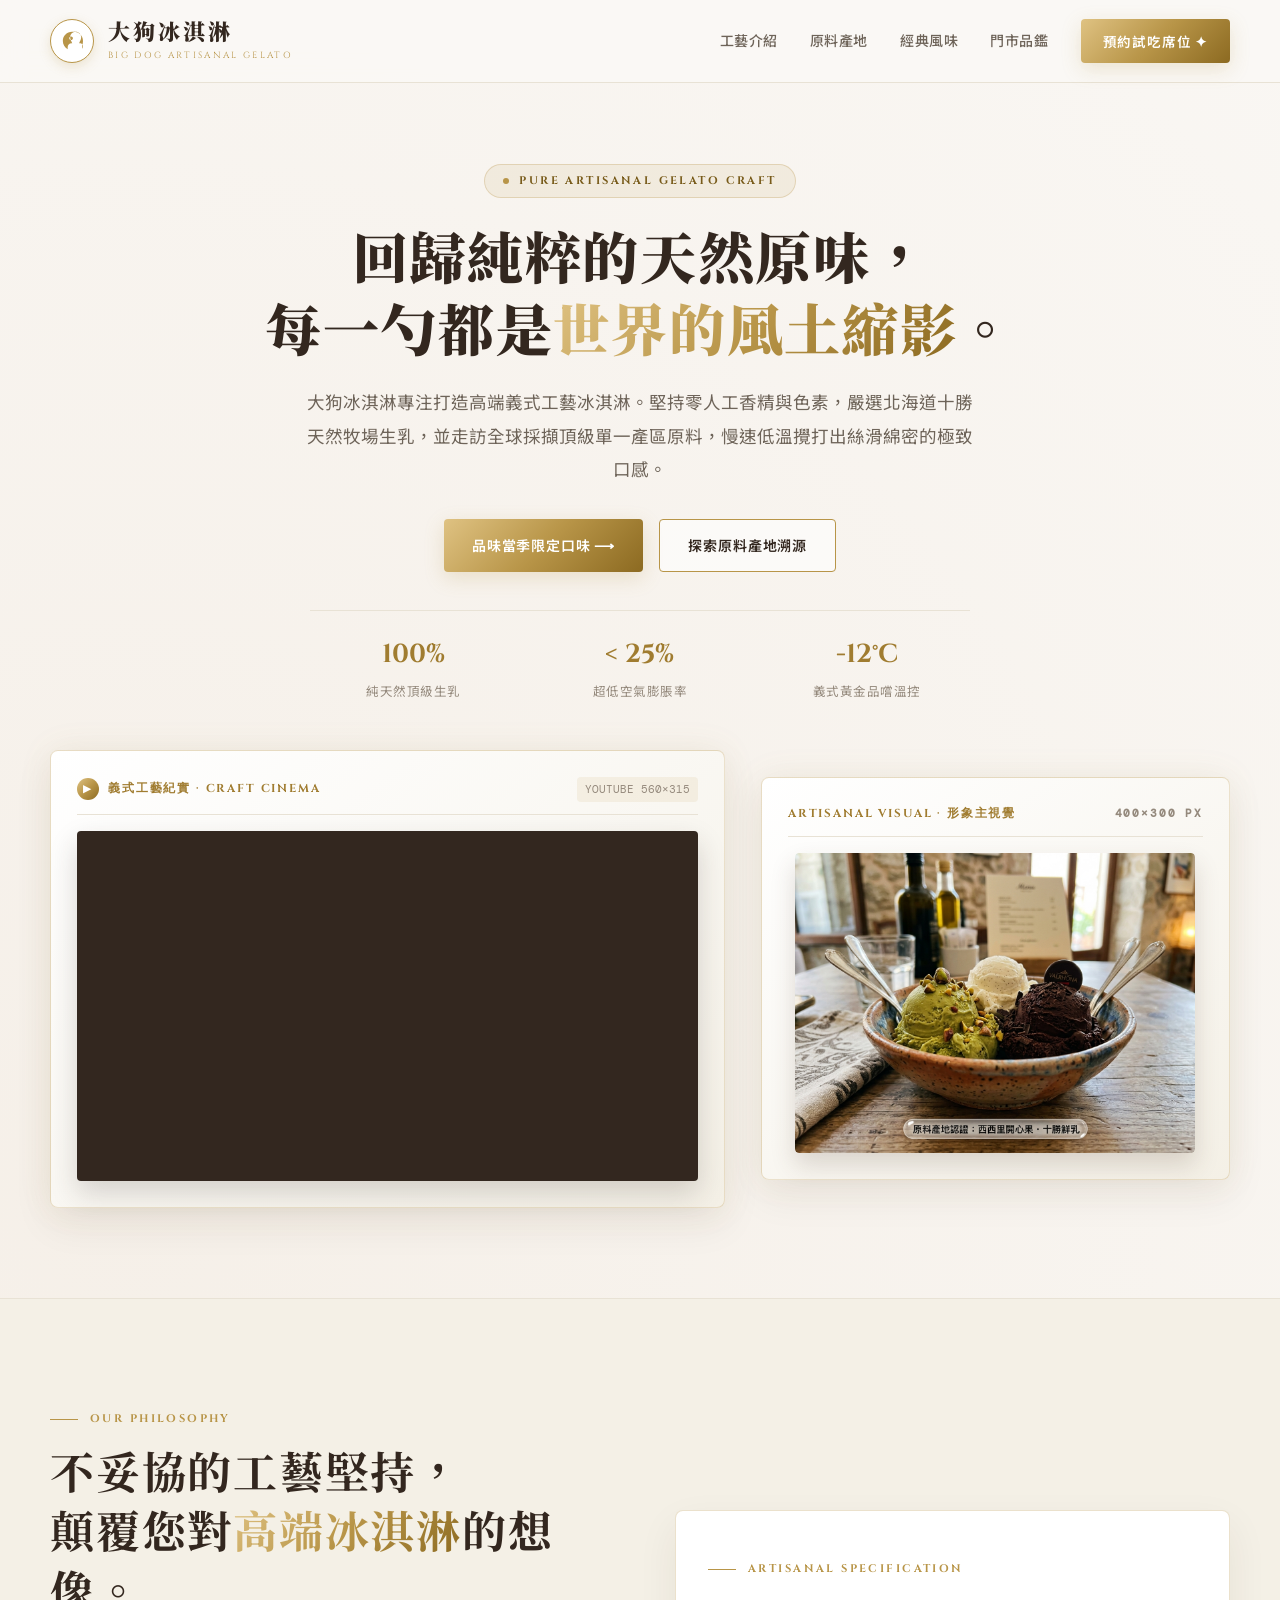
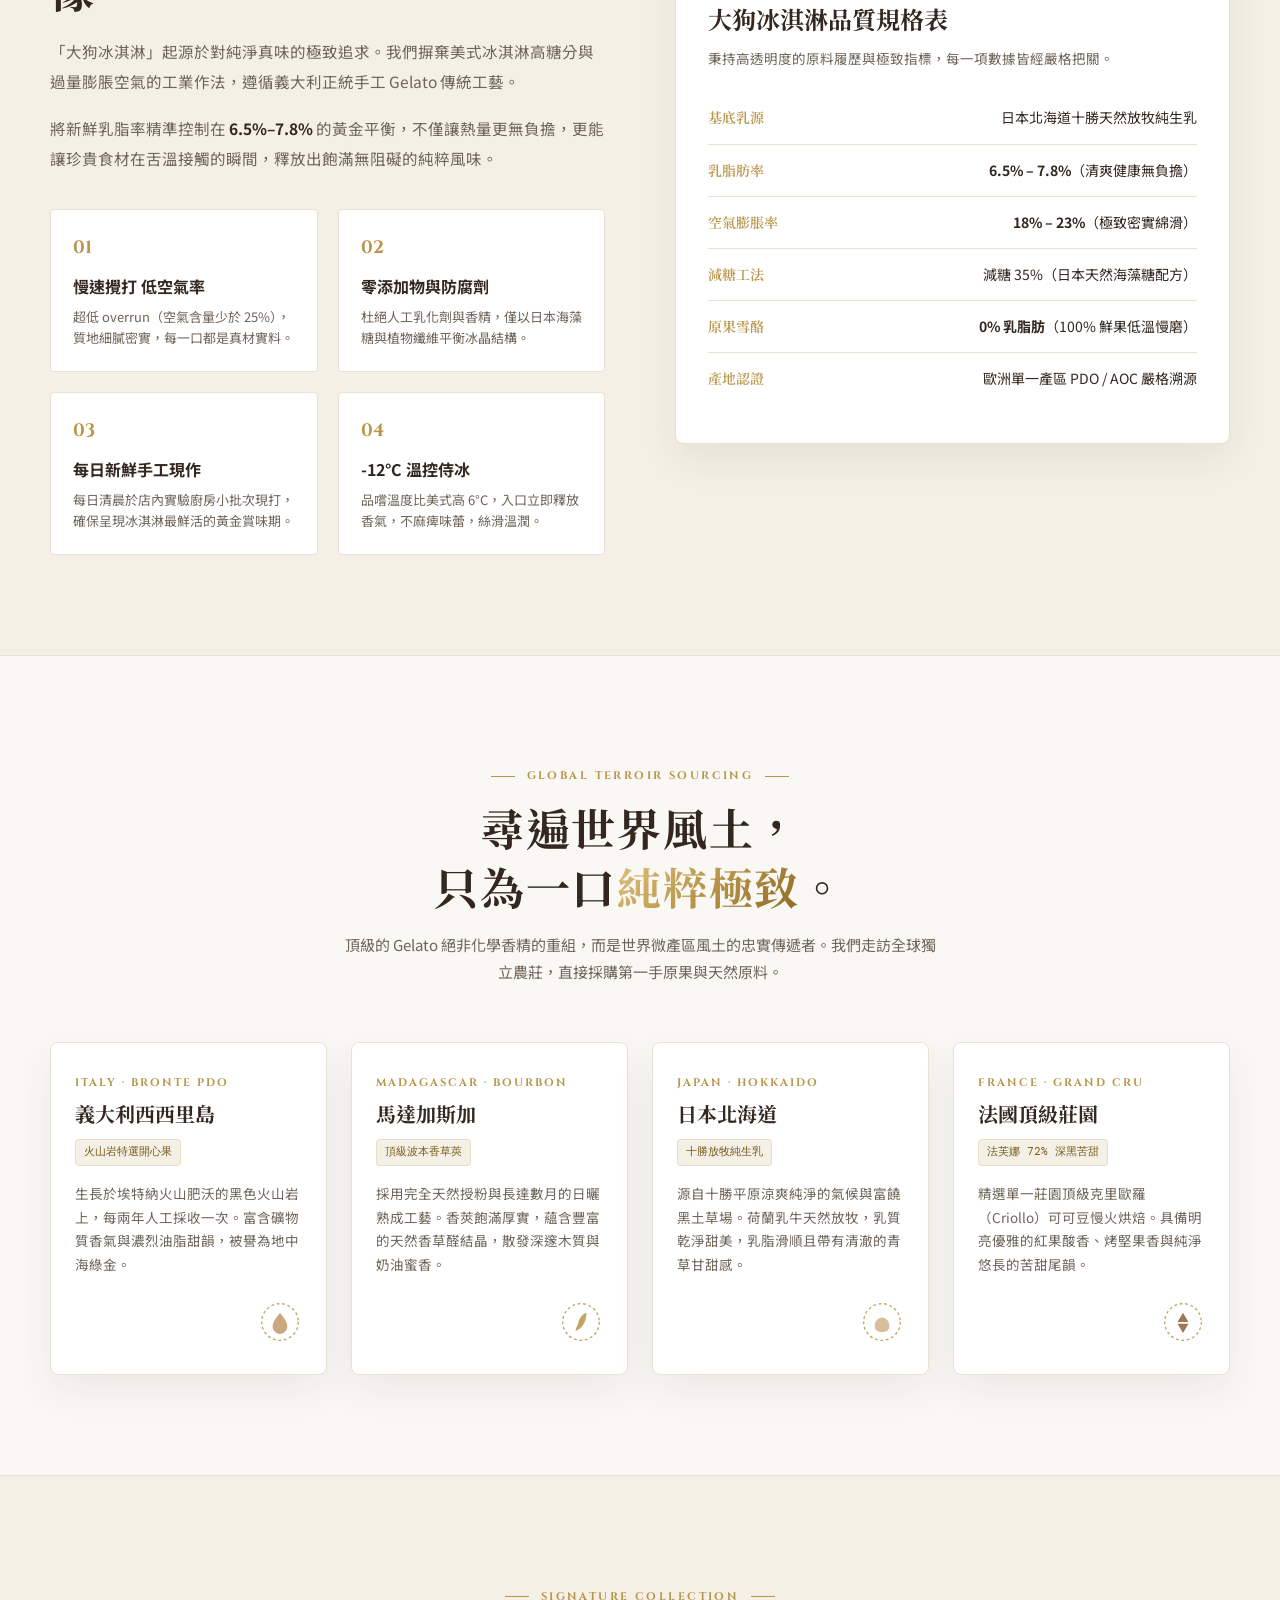
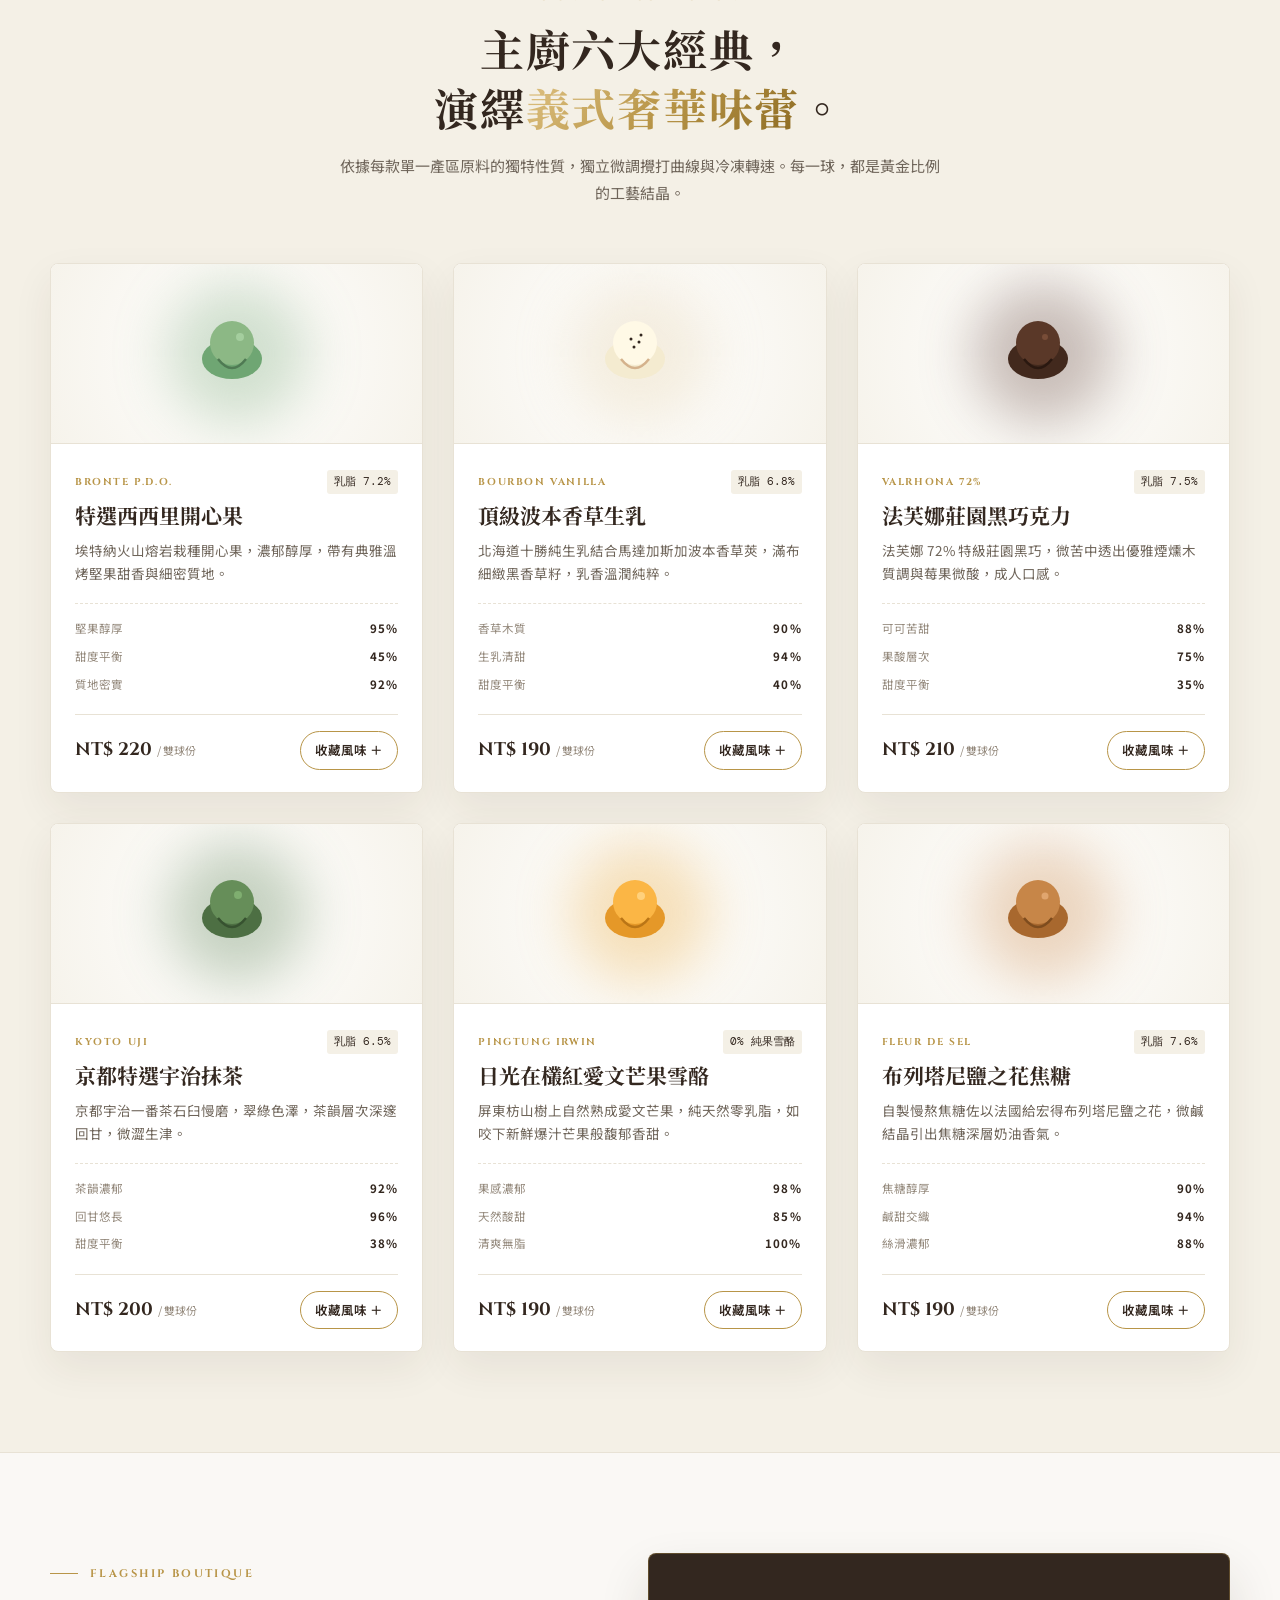
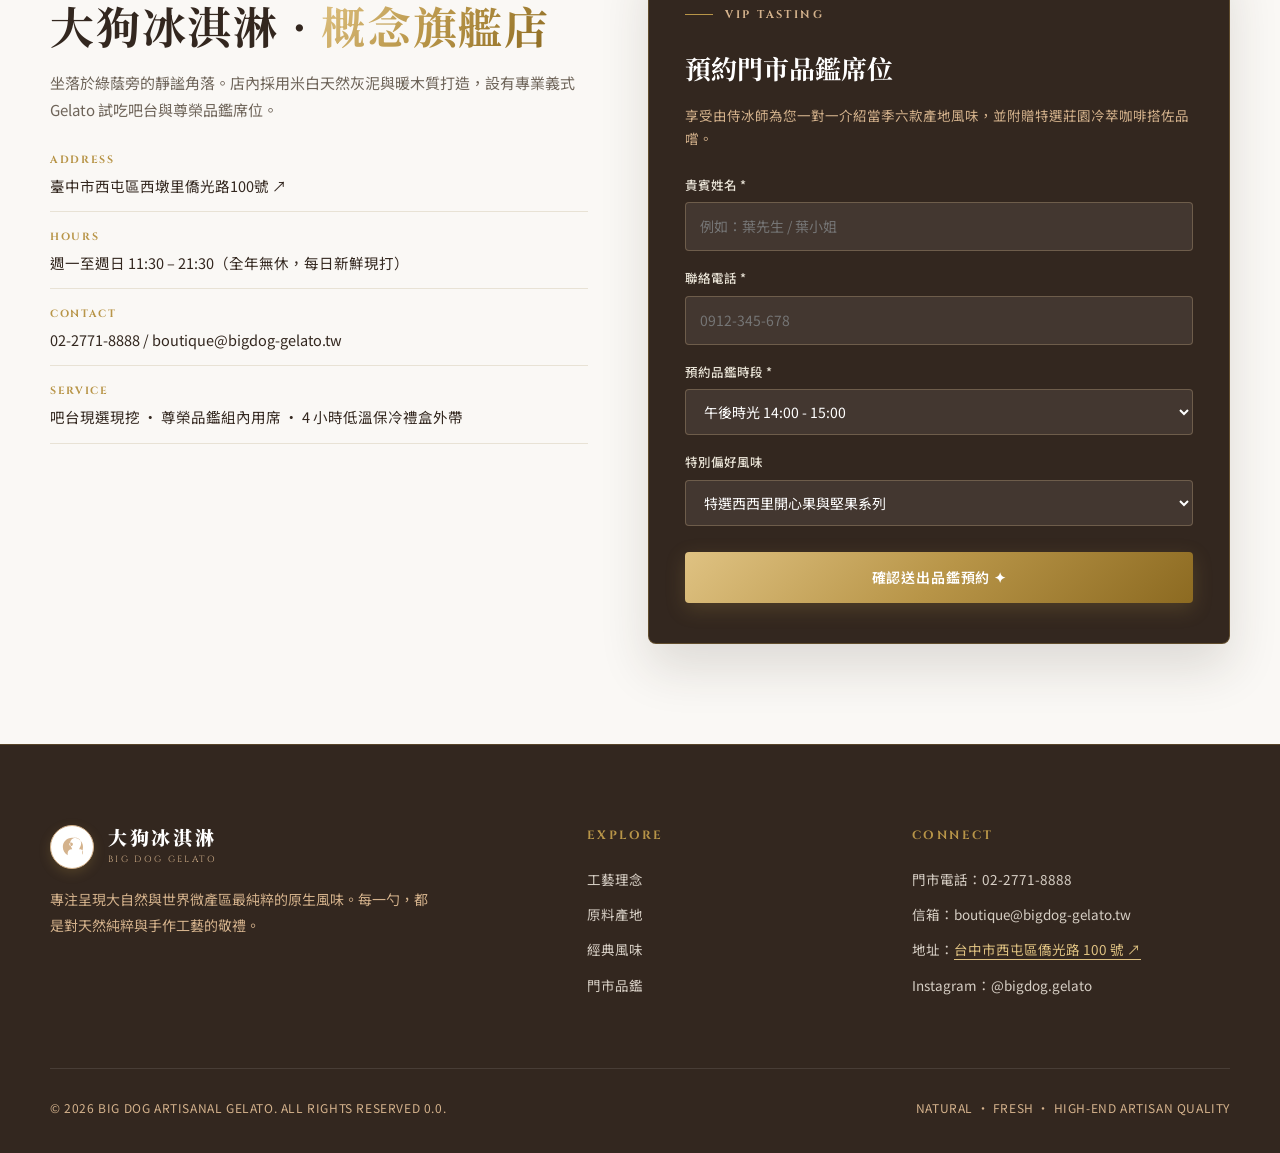
<file: onepage3/index.html>
<!DOCTYPE html>
<html lang="zh-Hant">
<head>
  <meta charset="UTF-8">
  <meta name="viewport" content="width=device-width, initial-scale=1.0">
  <meta name="description" content="大狗冰淇淋 BIG DOG GELATO｜專注高端手作義式冰淇淋。嚴選世界單一產區頂級原料與北海道生乳，自然、清新、質感，呈現純粹天然極致風味。">
  <title>大狗冰淇淋｜極致風土・高端手作義式冰淇淋</title>
  <link rel="preconnect" href="https://fonts.googleapis.com">
  <link rel="preconnect" href="https://fonts.gstatic.com" crossorigin>
  <link href="https://fonts.googleapis.com/css2?family=Cinzel:wght@600;700;900&family=DM+Mono:wght@400;500&family=Noto+Sans+TC:wght@300;400;500;700&family=Noto+Serif+TC:wght@400;600;700;900&display=swap" rel="stylesheet">
  <style>
    :root {
      /* Brand Color Palette: 米白、淺棕、暗金 */
      --cream-bg: #faf8f5;
      --paper: #f4f0e6;
      --card-bg: #ffffff;
      --light-brown: #d4b28c;
      --warm-caramel: #c49a6c;
      --earth-brown: #8c6239;
      --dark-gold: #b89548;
      --antique-gold: #a07c30;
      --deep-gold: #785b1a;
      --gold-gradient: linear-gradient(135deg, #dfc282 0%, #b89548 50%, #8c6a21 100%);
      --gold-glow: rgba(184, 149, 72, 0.22);
      --ink: #221c17;
      --espresso: #33271f;
      --text-muted: #6e6459;
      --text-dim: #94897c;
      --border-line: #e8e2d5;
      --border-gold: rgba(184, 149, 72, 0.28);
      --shadow-subtle: 0 16px 40px rgba(51, 39, 31, 0.07);
      --shadow-hover: 0 24px 50px rgba(51, 39, 31, 0.14);
      --radius-sm: 4px;
      --radius-md: 8px;
    }

    * { box-sizing: border-box; margin: 0; padding: 0; }
    html { scroll-behavior: smooth; }
    body {
      background-color: var(--cream-bg);
      color: var(--ink);
      font-family: "Noto Sans TC", sans-serif;
      line-height: 1.8;
      font-size: 16px;
      -webkit-font-smoothing: antialiased;
      overflow-x: hidden;
      background-image: 
        radial-gradient(circle at 10% 20%, rgba(212, 178, 140, 0.12) 0%, transparent 40%),
        radial-gradient(circle at 90% 60%, rgba(184, 149, 72, 0.08) 0%, transparent 45%);
    }

    a { color: inherit; text-decoration: none; transition: all 0.25s ease; }
    button, input, select, textarea { font: inherit; }
    button { cursor: pointer; border: none; background: none; }
    ul, ol { list-style: none; }
    :focus-visible { outline: 2px solid var(--dark-gold); outline-offset: 3px; }

    .container {
      width: min(1180px, calc(100% - 48px));
      margin: 0 auto;
    }

    .serif { font-family: "Noto Serif TC", serif; }
    .cinzel { font-family: "Cinzel", serif; }
    .mono { font-family: "DM Mono", monospace; }

    /* Typography & Section Titles */
    .eyebrow {
      display: inline-flex;
      align-items: center;
      gap: 12px;
      font-family: "Cinzel", serif;
      font-size: 11px;
      letter-spacing: 0.22em;
      color: var(--dark-gold);
      text-transform: uppercase;
      font-weight: 700;
      margin-bottom: 12px;
    }
    .eyebrow::before {
      content: "";
      width: 28px;
      height: 1px;
      background: var(--dark-gold);
    }

    .section-title {
      font-family: "Noto Serif TC", serif;
      font-size: clamp(30px, 4vw, 44px);
      font-weight: 700;
      line-height: 1.35;
      color: var(--espresso);
      letter-spacing: 0.04em;
    }
    .section-title span.gold-highlight,
    .gold-highlight {
      background: var(--gold-gradient);
      -webkit-background-clip: text;
      background-clip: text;
      -webkit-text-fill-color: transparent;
      display: inline-block;
    }

    .section-desc {
      color: var(--text-muted);
      font-size: 15px;
      max-width: 600px;
      margin-top: 14px;
      line-height: 1.85;
    }

    .section-head-center {
      text-align: center;
      max-width: 680px;
      margin: 0 auto 56px;
    }
    .section-head-center .eyebrow::before,
    .section-head-center .eyebrow::after {
      content: "";
      width: 24px;
      height: 1px;
      background: var(--dark-gold);
    }

    /* Buttons */
    .btn {
      display: inline-flex;
      align-items: center;
      justify-content: center;
      gap: 10px;
      padding: 13px 28px;
      font-size: 14px;
      font-weight: 600;
      letter-spacing: 0.06em;
      border-radius: var(--radius-sm);
      transition: all 0.28s ease;
    }
    .btn-gold {
      background: var(--gold-gradient);
      color: #ffffff;
      box-shadow: 0 6px 20px var(--gold-glow);
    }
    .btn-gold:hover {
      box-shadow: 0 10px 28px rgba(184, 149, 72, 0.4);
      transform: translateY(-2px);
      filter: brightness(1.06);
    }
    .btn-brown {
      background: var(--espresso);
      color: var(--cream-bg);
      box-shadow: 0 6px 20px rgba(51, 39, 31, 0.2);
    }
    .btn-brown:hover {
      background: var(--ink);
      transform: translateY(-2px);
      color: #ffffff;
    }
    .btn-outline-gold {
      border: 1px solid var(--dark-gold);
      color: var(--espresso);
      background: rgba(255, 255, 255, 0.6);
    }
    .btn-outline-gold:hover {
      background: var(--dark-gold);
      color: #ffffff;
      transform: translateY(-2px);
    }

    /* Header & Navigation */
    .site-header {
      position: sticky;
      top: 0;
      z-index: 100;
      background: rgba(250, 248, 245, 0.94);
      backdrop-filter: blur(12px);
      -webkit-backdrop-filter: blur(12px);
      border-bottom: 1px solid var(--border-line);
      transition: background 0.3s ease;
    }
    .site-nav {
      display: flex;
      align-items: center;
      justify-content: space-between;
      height: 82px;
    }
    .brand {
      display: flex;
      align-items: center;
      gap: 14px;
    }
    .brand-crest {
      width: 44px;
      height: 44px;
      border-radius: 50%;
      border: 1.5px solid var(--dark-gold);
      display: grid;
      place-items: center;
      background: #ffffff;
      box-shadow: 0 4px 12px var(--gold-glow);
    }
    .brand-crest svg {
      width: 22px;
      height: 22px;
      fill: var(--dark-gold);
    }
    .brand-text {
      display: flex;
      flex-direction: column;
    }
    .brand-name {
      font-family: "Noto Serif TC", serif;
      font-size: 22px;
      font-weight: 900;
      letter-spacing: 0.14em;
      color: var(--espresso);
      line-height: 1.1;
    }
    .brand-sub {
      font-family: "Cinzel", serif;
      font-size: 9px;
      letter-spacing: 0.26em;
      color: var(--dark-gold);
      margin-top: 3px;
    }
    .nav-links {
      display: flex;
      align-items: center;
      gap: 32px;
    }
    .nav-link {
      font-size: 14px;
      color: var(--text-muted);
      position: relative;
      padding: 6px 0;
      font-weight: 500;
      letter-spacing: 0.04em;
    }
    .nav-link:hover, .nav-link.active {
      color: var(--espresso);
    }
    .nav-link::after {
      content: "";
      position: absolute;
      bottom: 0;
      left: 0;
      width: 100%;
      height: 1.5px;
      background: var(--gold-gradient);
      transform: scaleX(0);
      transform-origin: right;
      transition: transform 0.25s ease;
    }
    .nav-link:hover::after, .nav-link.active::after {
      transform: scaleX(1);
      transform-origin: left;
    }
    .nav-cta {
      padding: 10px 22px;
      font-size: 13.5px;
    }

    .menu-toggle {
      display: none;
      font-size: 26px;
      color: var(--espresso);
      padding: 6px 10px;
    }

    /* Hero Section */
    .hero {
      position: relative;
      padding: 80px 0 90px;
      overflow: hidden;
    }
    .hero-header {
      max-width: 860px;
      margin: 0 auto 46px;
      text-align: center;
    }
    .hero-kicker {
      display: inline-flex;
      align-items: center;
      gap: 10px;
      padding: 6px 18px;
      background: rgba(184, 149, 72, 0.1);
      border: 1px solid var(--border-gold);
      border-radius: 30px;
      font-size: 11px;
      font-family: "Cinzel", serif;
      font-weight: 700;
      letter-spacing: 0.22em;
      color: var(--deep-gold);
      margin-bottom: 22px;
    }
    .hero-kicker .dot {
      width: 6px;
      height: 6px;
      background: var(--dark-gold);
      border-radius: 50%;
    }
    .hero-title {
      font-family: "Noto Serif TC", serif;
      font-size: clamp(38px, 5.2vw, 56px);
      font-weight: 900;
      line-height: 1.28;
      letter-spacing: 0.03em;
      color: var(--espresso);
      margin-bottom: 22px;
    }
    .hero-lede {
      font-size: clamp(15.5px, 1.8vw, 17.5px);
      color: var(--text-muted);
      line-height: 1.9;
      max-width: 680px;
      margin: 0 auto 34px;
    }
    .hero-actions {
      display: flex;
      flex-wrap: wrap;
      justify-content: center;
      gap: 16px;
      margin-bottom: 38px;
    }
    .hero-metrics {
      display: grid;
      grid-template-columns: repeat(3, 1fr);
      gap: 20px;
      padding-top: 30px;
      border-top: 1px solid var(--border-line);
      max-width: 660px;
      margin: 0 auto;
    }
    .metric-box b {
      font-family: "Cinzel", serif;
      font-size: 26px;
      color: var(--antique-gold);
      display: block;
      line-height: 1.1;
      margin-bottom: 5px;
    }
    .metric-box span {
      font-size: 12.5px;
      color: var(--text-dim);
      letter-spacing: 0.04em;
    }

    /* Hero Dual Media Showcase: 左為影片崁入，右欄圖片 */
    .hero-media-grid {
      display: grid;
      grid-template-columns: 1.18fr 0.82fr;
      gap: 36px;
      align-items: center;
      margin-top: 20px;
    }

    /* 左為影片崁入 (Video Frame Card) */
    .hero-video-box {
      background: linear-gradient(145deg, #ffffff 0%, var(--paper) 100%);
      border: 1px solid var(--border-gold);
      border-radius: var(--radius-md);
      padding: 26px;
      box-shadow: var(--shadow-subtle), 0 0 35px rgba(184, 149, 72, 0.08);
      display: flex;
      flex-direction: column;
      justify-content: space-between;
    }
    .video-label-bar {
      display: flex;
      align-items: center;
      justify-content: space-between;
      margin-bottom: 16px;
      padding-bottom: 12px;
      border-bottom: 1px solid var(--border-line);
    }
    .video-label-left {
      display: inline-flex;
      align-items: center;
      gap: 9px;
      font-family: "Cinzel", serif;
      font-size: 11.5px;
      font-weight: 700;
      letter-spacing: 0.16em;
      color: var(--antique-gold);
    }
    .video-badge-icon {
      display: inline-grid;
      place-items: center;
      width: 22px;
      height: 22px;
      background: var(--gold-gradient);
      color: #ffffff;
      border-radius: 50%;
      font-size: 10px;
    }
    .video-spec-badge {
      font-family: "DM Mono", monospace;
      font-size: 11px;
      color: var(--text-dim);
      background: rgba(184, 149, 72, 0.1);
      padding: 3px 8px;
      border-radius: 4px;
    }
    .video-frame {
      position: relative;
      width: 100%;
      aspect-ratio: 16 / 9;
      background: var(--espresso);
      border-radius: var(--radius-sm);
      overflow: hidden;
      box-shadow: 0 12px 28px rgba(51, 39, 31, 0.18);
    }
    .video-frame iframe {
      position: absolute;
      top: 0;
      left: 0;
      width: 100%;
      height: 100%;
      border: 0;
      display: block;
    }

    /* 右欄圖片 (Hero Visual Card) */
    .hero-visual-card {
      position: relative;
      background: linear-gradient(145deg, #ffffff 0%, var(--paper) 100%);
      border: 1px solid var(--border-gold);
      border-radius: var(--radius-md);
      padding: 26px;
      box-shadow: var(--shadow-subtle), 0 0 35px rgba(184, 149, 72, 0.08);
      display: flex;
      flex-direction: column;
      align-items: center;
      justify-content: space-between;
      text-align: center;
    }
    .hero-visual-label-bar {
      width: 100%;
      display: flex;
      align-items: center;
      justify-content: space-between;
      margin-bottom: 16px;
      padding-bottom: 12px;
      border-bottom: 1px solid var(--border-line);
      font-family: "Cinzel", serif;
      font-size: 11.5px;
      font-weight: 700;
      letter-spacing: 0.16em;
      color: var(--antique-gold);
    }
    .hero-art-container {
      width: 400px;
      max-width: 100%;
      height: 300px;
      margin: 0 auto;
      position: relative;
      border-radius: var(--radius-sm);
      overflow: hidden;
      display: flex;
      align-items: center;
      justify-content: center;
      box-shadow: 0 12px 24px rgba(81, 62, 45, 0.18);
    }
    .hero-art-container img {
      width: 400px;
      height: 300px;
      max-width: 100%;
      display: block;
      object-fit: cover;
      border-radius: var(--radius-sm);
      transition: transform 0.4s ease;
    }
    .hero-art-container:hover img {
      transform: scale(1.03);
    }
    .origin-tag-float {
      display: inline-flex;
      align-items: center;
      gap: 10px;
      margin-top: 18px;
      background: var(--card-bg);
      border: 1px solid var(--border-line);
      padding: 9px 18px;
      border-radius: 30px;
      font-size: 12.5px;
      color: var(--espresso);
      box-shadow: 0 4px 15px rgba(0,0,0,0.05);
    }
    .origin-tag-float strong {
      color: var(--dark-gold);
      font-family: "Cinzel", serif;
    }

    /* Sections Global Padding */
    section {
      padding: 100px 0;
    }

    /* Section 1: 冰淇淋工藝介紹 (Philosophy & Craft) */
    .about-section {
      background: var(--paper);
      border-top: 1px solid var(--border-line);
      border-bottom: 1px solid var(--border-line);
    }
    .about-grid {
      display: grid;
      grid-template-columns: 1fr 1fr;
      gap: 70px;
      align-items: center;
    }
    .about-content p {
      color: var(--text-muted);
      margin-top: 18px;
      font-size: 15.5px;
      line-height: 1.9;
    }
    .about-content strong {
      color: var(--espresso);
    }
    .about-pillars {
      display: grid;
      grid-template-columns: repeat(2, 1fr);
      gap: 20px;
      margin-top: 36px;
    }
    .pillar-card {
      background: var(--card-bg);
      border: 1px solid var(--border-line);
      border-radius: var(--radius-sm);
      padding: 22px;
      transition: all 0.3s ease;
    }
    .pillar-card:hover {
      border-color: var(--dark-gold);
      transform: translateY(-3px);
      box-shadow: var(--shadow-subtle);
    }
    .pillar-num {
      font-family: "Cinzel", serif;
      font-size: 18px;
      color: var(--dark-gold);
      margin-bottom: 8px;
      display: block;
      font-weight: 700;
    }
    .pillar-card h4 {
      font-size: 16px;
      color: var(--espresso);
      margin-bottom: 6px;
      font-weight: 700;
    }
    .pillar-card p {
      font-size: 13px;
      color: var(--text-muted);
      margin-top: 0;
      line-height: 1.6;
    }

    .spec-table-box {
      background: var(--card-bg);
      border: 1px solid var(--border-gold);
      border-radius: var(--radius-md);
      padding: 38px 32px;
      box-shadow: var(--shadow-subtle);
    }
    .spec-table {
      width: 100%;
      border-collapse: collapse;
      margin: 22px 0 0;
    }
    .spec-table tr {
      border-bottom: 1px solid var(--border-line);
    }
    .spec-table tr:last-child {
      border-bottom: none;
    }
    .spec-table td {
      padding: 13px 0;
      font-size: 14px;
    }
    .spec-table td.label {
      color: var(--dark-gold);
      font-weight: 600;
      font-family: "Noto Serif TC", serif;
      width: 38%;
    }
    .spec-table td.val {
      color: var(--espresso);
      text-align: right;
    }

    /* Section 2: 原料產地嚴選 */
    .origin-section {
      background: var(--cream-bg);
    }
    .origin-cards-grid {
      display: grid;
      grid-template-columns: repeat(4, 1fr);
      gap: 24px;
    }
    .origin-item-card {
      background: var(--card-bg);
      border: 1px solid var(--border-line);
      border-radius: var(--radius-md);
      overflow: hidden;
      padding: 30px 24px;
      box-shadow: var(--shadow-subtle);
      transition: all 0.32s ease;
      position: relative;
      display: flex;
      flex-direction: column;
    }
    .origin-item-card:hover {
      transform: translateY(-6px);
      box-shadow: var(--shadow-hover);
      border-color: var(--border-gold);
    }
    .origin-item-card::before {
      content: "";
      position: absolute;
      top: 0;
      left: 0;
      width: 100%;
      height: 3px;
      background: var(--gold-gradient);
      opacity: 0;
      transition: opacity 0.3s ease;
    }
    .origin-item-card:hover::before {
      opacity: 1;
    }
    .origin-loc-tag {
      font-family: "Cinzel", serif;
      font-size: 11px;
      letter-spacing: 0.18em;
      color: var(--dark-gold);
      font-weight: 700;
      margin-bottom: 8px;
    }
    .origin-item-card h3 {
      font-family: "Noto Serif TC", serif;
      font-size: 20px;
      font-weight: 700;
      color: var(--espresso);
      margin-bottom: 12px;
      line-height: 1.3;
    }
    .origin-badge {
      display: inline-block;
      font-family: "DM Mono", monospace;
      font-size: 10.5px;
      background: var(--paper);
      color: var(--deep-gold);
      padding: 3px 8px;
      border-radius: 4px;
      margin-bottom: 16px;
      align-self: flex-start;
      border: 1px solid rgba(184, 149, 72, 0.2);
    }
    .origin-item-card p {
      font-size: 13.5px;
      color: var(--text-muted);
      line-height: 1.75;
      flex-grow: 1;
    }
    .origin-decor-svg {
      width: 44px;
      height: 44px;
      margin-top: 24px;
      align-self: flex-end;
      opacity: 0.85;
      transition: transform 0.3s ease;
    }
    .origin-item-card:hover .origin-decor-svg {
      transform: scale(1.1);
    }

    /* Section 3: 產品展示 (Signature Gelato Collection) */
    .products-section {
      background: var(--paper);
      border-top: 1px solid var(--border-line);
      border-bottom: 1px solid var(--border-line);
    }
    .products-grid {
      display: grid;
      grid-template-columns: repeat(3, 1fr);
      gap: 30px;
    }
    .gelato-card {
      background: var(--card-bg);
      border: 1px solid var(--border-line);
      border-radius: var(--radius-md);
      overflow: hidden;
      box-shadow: var(--shadow-subtle);
      transition: all 0.35s ease;
      display: flex;
      flex-direction: column;
    }
    .gelato-card:hover {
      transform: translateY(-6px);
      box-shadow: var(--shadow-hover);
      border-color: var(--border-gold);
    }
    .gelato-visual {
      height: 180px;
      position: relative;
      display: flex;
      align-items: center;
      justify-content: center;
      background: radial-gradient(circle at center, #ffffff 0%, #f6f3eb 100%);
      border-bottom: 1px solid var(--border-line);
      overflow: hidden;
    }
    .gelato-swatch-glow {
      position: absolute;
      width: 140px;
      height: 140px;
      border-radius: 50%;
      filter: blur(28px);
      opacity: 0.35;
      pointer-events: none;
    }
    .gelato-icon-wrap {
      width: 90px;
      height: 90px;
      position: relative;
      z-index: 2;
      transition: transform 0.4s ease;
    }
    .gelato-card:hover .gelato-icon-wrap {
      transform: scale(1.08) rotate(4deg);
    }
    .gelato-content {
      padding: 26px 24px 22px;
      display: flex;
      flex-direction: column;
      flex-grow: 1;
    }
    .gelato-meta {
      display: flex;
      justify-content: space-between;
      align-items: center;
      margin-bottom: 8px;
    }
    .gelato-origin-label {
      font-family: "Cinzel", serif;
      font-size: 10px;
      color: var(--dark-gold);
      letter-spacing: 0.16em;
      font-weight: 700;
    }
    .gelato-fat-tag {
      font-family: "DM Mono", monospace;
      font-size: 11px;
      background: var(--paper);
      color: var(--espresso);
      padding: 2px 7px;
      border-radius: 3px;
    }
    .gelato-title {
      font-family: "Noto Serif TC", serif;
      font-size: 21px;
      font-weight: 700;
      color: var(--espresso);
      margin-bottom: 10px;
      line-height: 1.3;
    }
    .gelato-notes {
      font-size: 13.5px;
      color: var(--text-muted);
      line-height: 1.7;
      margin-bottom: 18px;
      min-height: 46px;
    }
    .taste-radar-bars {
      border-top: 1px dashed var(--border-line);
      padding-top: 14px;
      margin-bottom: 20px;
      display: flex;
      flex-direction: column;
      gap: 7px;
    }
    .taste-bar-item {
      display: flex;
      justify-content: space-between;
      font-size: 11.5px;
      color: var(--text-dim);
    }
    .taste-bar-item strong {
      color: var(--espresso);
      letter-spacing: 0.1em;
    }
    .gelato-footer {
      display: flex;
      align-items: center;
      justify-content: space-between;
      padding-top: 16px;
      border-top: 1px solid var(--border-line);
      margin-top: auto;
    }
    .gelato-price {
      font-family: "Cinzel", serif;
      font-size: 18px;
      font-weight: 700;
      color: var(--espresso);
    }
    .gelato-price small {
      font-size: 11px;
      color: var(--text-dim);
      font-family: "Noto Sans TC", sans-serif;
      font-weight: 400;
    }
    .btn-fav {
      font-size: 12.5px;
      padding: 7px 14px;
      border-radius: 20px;
      border: 1px solid var(--dark-gold);
      color: var(--espresso);
      background: #ffffff;
      transition: all 0.25s ease;
      font-weight: 600;
    }
    .btn-fav:hover {
      background: var(--gold-gradient);
      color: #ffffff;
      border-color: transparent;
      box-shadow: 0 4px 12px var(--gold-glow);
    }
    .btn-fav.active {
      background: var(--dark-gold);
      color: #ffffff;
      border-color: var(--dark-gold);
    }

    /* Section 4: 門市資訊與品鑑預約 */
    .store-section {
      background: var(--cream-bg);
    }
    .store-grid {
      display: grid;
      grid-template-columns: 1fr 1.08fr;
      gap: 60px;
      align-items: start;
    }
    .store-info-list {
      display: flex;
      flex-direction: column;
      gap: 16px;
    }
    .store-info-row {
      display: flex;
      flex-direction: column;
      gap: 4px;
      padding-bottom: 14px;
      border-bottom: 1px solid var(--border-line);
    }
    .store-info-row .label {
      font-family: "Cinzel", serif;
      font-size: 10.5px;
      color: var(--dark-gold);
      letter-spacing: 0.16em;
      font-weight: 700;
    }
    .store-info-row .val {
      font-size: 14.5px;
      color: var(--espresso);
      line-height: 1.6;
    }
    .store-info-row .val a:hover {
      color: var(--dark-gold);
      text-decoration: underline;
    }

    .tasting-booking-card {
      background: var(--espresso);
      color: #ffffff;
      border-radius: var(--radius-md);
      padding: 40px 36px;
      box-shadow: var(--shadow-hover);
      border: 1px solid rgba(184, 149, 72, 0.35);
      position: relative;
    }
    .tasting-booking-card h3 {
      font-family: "Noto Serif TC", serif;
      font-size: 26px;
      font-weight: 700;
      color: #ffffff;
      margin: 8px 0 12px;
    }
    .tasting-booking-card p {
      font-size: 13.5px;
      color: var(--light-brown);
      margin-bottom: 24px;
      line-height: 1.7;
    }
    .form-group {
      margin-bottom: 16px;
    }
    .form-label {
      display: block;
      font-size: 12.5px;
      margin-bottom: 6px;
      color: #e8e2d5;
      font-weight: 500;
    }
    .form-input {
      width: 100%;
      background: rgba(255, 255, 255, 0.08);
      border: 1px solid rgba(212, 178, 140, 0.3);
      border-radius: var(--radius-sm);
      padding: 11px 14px;
      color: #ffffff;
      font-size: 14px;
      transition: all 0.25s ease;
    }
    .form-input:focus {
      background: rgba(255, 255, 255, 0.14);
      border-color: var(--dark-gold);
      outline: none;
      box-shadow: 0 0 12px var(--gold-glow);
    }
    .form-input option {
      background: var(--espresso);
      color: #ffffff;
    }

    /* Footer */
    .site-footer {
      background: var(--espresso);
      color: #ffffff;
      padding: 80px 0 35px;
      border-top: 1px solid var(--border-gold);
    }
    .footer-grid {
      display: grid;
      grid-template-columns: 1.8fr 1fr 1.2fr;
      gap: 60px;
      padding-bottom: 60px;
      border-bottom: 1px solid rgba(255, 255, 255, 0.1);
    }
    .footer-brand p {
      color: var(--light-brown);
      font-size: 14px;
      line-height: 1.85;
      margin-top: 18px;
      max-width: 380px;
    }
    .footer-col h4 {
      font-family: "Cinzel", serif;
      font-size: 12px;
      letter-spacing: 0.2em;
      color: var(--dark-gold);
      margin-bottom: 20px;
      font-weight: 700;
    }
    .footer-links li {
      margin-bottom: 11px;
      font-size: 13.5px;
      color: #d7cfc5;
    }
    .footer-links a:hover {
      color: #ffffff;
      padding-left: 4px;
    }
    .footer-address-link {
      color: #dfc282;
      text-decoration: underline;
      text-underline-offset: 4px;
      display: inline-block;
      transition: color 0.25s ease;
    }
    .footer-address-link:hover {
      color: #ffffff !important;
      padding-left: 4px;
    }
    .footer-bottom {
      display: flex;
      justify-content: space-between;
      align-items: center;
      padding-top: 28px;
      font-size: 12px;
      color: var(--light-brown);
      letter-spacing: 0.05em;
    }

    /* Floating Toast System */
    .toast-box {
      position: fixed;
      bottom: 32px;
      right: 32px;
      background: var(--espresso);
      color: #ffffff;
      border: 1px solid var(--dark-gold);
      padding: 16px 24px;
      border-radius: var(--radius-sm);
      box-shadow: 0 16px 36px rgba(0, 0, 0, 0.28);
      font-size: 14px;
      z-index: 9999;
      opacity: 0;
      transform: translateY(20px);
      pointer-events: none;
      transition: all 0.35s ease;
      max-width: 380px;
      line-height: 1.6;
    }
    .toast-box.show {
      opacity: 1;
      transform: translateY(0);
      pointer-events: auto;
    }

    /* Scroll Reveal Animation */
    .reveal {
      opacity: 0;
      transform: translateY(22px);
      transition: opacity 0.7s cubic-bezier(0.16, 1, 0.3, 1), transform 0.7s cubic-bezier(0.16, 1, 0.3, 1);
    }
    .reveal.active {
      opacity: 1;
      transform: translateY(0);
    }

    /* Responsive Queries */
    @media (max-width: 960px) {
      .hero-media-grid { grid-template-columns: 1fr; gap: 36px; }
      .hero-video-box, .hero-visual-card { max-width: 580px; margin: 0 auto; width: 100%; }
      .about-grid { grid-template-columns: 1fr; }
      .origin-cards-grid { grid-template-columns: repeat(2, 1fr); }
      .products-grid { grid-template-columns: repeat(2, 1fr); }
      .store-grid { grid-template-columns: 1fr; }
      .footer-grid { grid-template-columns: 1fr; gap: 36px; }
    }

    @media (max-width: 600px) {
      .menu-toggle { display: block; }
      .nav-links {
        position: absolute;
        top: 82px;
        left: 0;
        width: 100%;
        background: var(--cream-bg);
        border-bottom: 1px solid var(--border-line);
        flex-direction: column;
        padding: 24px;
        gap: 16px;
        transform: translateY(-120%);
        opacity: 0;
        pointer-events: none;
        transition: all 0.35s ease;
        box-shadow: 0 16px 30px rgba(0,0,0,0.08);
      }
      .nav-links.open {
        transform: translateY(0);
        opacity: 1;
        pointer-events: auto;
      }
      .products-grid { grid-template-columns: 1fr; }
      .origin-cards-grid { grid-template-columns: 1fr; }
      .about-pillars { grid-template-columns: 1fr; }
      .hero-metrics { grid-template-columns: 1fr; gap: 14px; }
      .footer-bottom { flex-direction: column; gap: 10px; text-align: center; }
      .hero-video-box { padding: 18px; }
      .hero-visual-card { padding: 20px 16px; }
      .hero-art-container { width: 100%; height: auto; aspect-ratio: 4 / 3; }
      .hero-art-container img { width: 100%; height: auto; aspect-ratio: 4 / 3; }
    }
  </style>
</head>
<body>

  <!-- Site Header & Navigation -->
  <header class="site-header" id="top">
    <div class="container">
      <nav class="site-nav" aria-label="主要導覽">
        <a href="#top" class="brand" aria-label="回到大狗冰淇淋首頁">
          <div class="brand-crest">
            <svg viewBox="0 0 24 24" aria-hidden="true">
              <!-- 大狗輪廓與義式冰淇淋雙重意象 -->
              <path d="M12 2C6.48 2 2 6.48 2 12c0 3.84 2.16 7.18 5.34 8.87-.04-.5-.07-1.14-.07-1.87 0-2.5 1.5-4.5 4.5-4.5h.46C11.5 12.5 10 10.5 10 8c0-3.31 2.69-6 6-6s6 2.69 6 6c0 2.5-1.5 4.5-2.23 6.5h.46c3 0 4.5 2 4.5 4.5 0 .73-.03 1.37-.07 1.87C21.84 19.18 24 15.84 24 12c0-5.52-4.48-10-10-10zm-1 9c-1.1 0-2-.9-2-2s.9-2 2-2 2 .9 2 2-.9 2-2 2z"/>
            </svg>
          </div>
          <div class="brand-text">
            <span class="brand-name">大狗冰淇淋</span>
            <span class="brand-sub">BIG DOG ARTISANAL GELATO</span>
          </div>
        </a>

        <div class="nav-links" id="navLinks">
          <a href="#about" class="nav-link">工藝介紹</a>
          <a href="#origins" class="nav-link">原料產地</a>
          <a href="#products" class="nav-link">經典風味</a>
          <a href="#store" class="nav-link">門市品鑑</a>
          <a href="#booking" class="btn btn-gold nav-cta">預約試吃席位 ✦</a>
        </div>

        <button class="menu-toggle" id="menuToggle" aria-label="切換導覽選單" aria-expanded="false">☰</button>
      </nav>
    </div>
  </header>

  <!-- Main Content -->
  <main>
    <!-- 5.2 首屏（Hero Section） -->
    <section class="hero" id="hero" aria-labelledby="heroTitle">
      <div class="container">
        <!-- 品牌導言、標題與核心指標 -->
        <div class="hero-header reveal">
          <div class="hero-kicker">
            <span class="dot"></span>
            <span>PURE ARTISANAL GELATO CRAFT</span>
          </div>
          <h1 class="hero-title" id="heroTitle">
            回歸純粹的天然原味，<br>
            每一勺都是<span class="gold-highlight">世界的風土縮影</span>。
          </h1>
          <p class="hero-lede">
            大狗冰淇淋專注打造高端義式工藝冰淇淋。堅持零人工香精與色素，嚴選北海道十勝天然牧場生乳，並走訪全球採擷頂級單一產區原料，慢速低溫攪打出絲滑綿密的極致口感。
          </p>
          <div class="hero-actions">
            <a href="#products" class="btn btn-gold">品味當季限定口味 ⟶</a>
            <a href="#origins" class="btn btn-outline-gold">探索原料產地溯源</a>
          </div>

          <!-- 三大核心指標 (Hero Metrics) -->
          <div class="hero-metrics">
            <div class="metric-box">
              <b>100%</b>
              <span>純天然頂級生乳</span>
            </div>
            <div class="metric-box">
              <b>&lt; 25%</b>
              <span>超低空氣膨脹率</span>
            </div>
            <div class="metric-box">
              <b>-12°C</b>
              <span>義式黃金品嚐溫控</span>
            </div>
          </div>
        </div>

        <!-- 首屏雙欄主視覺：左為影片崁入，右欄圖片 -->
        <div class="hero-media-grid reveal">
          <!-- 左為影片崁入 (YouTube 影片) -->
          <div class="hero-video-box">
            <div class="video-label-bar">
              <div class="video-label-left">
                <span class="video-badge-icon">▶</span>
                <span>義式工藝紀實 · CRAFT CINEMA</span>
              </div>
              <span class="video-spec-badge">YOUTUBE 560×315</span>
            </div>
            <div class="video-frame">
              <iframe 
                width="560" 
                height="315" 
                src="https://www.youtube.com/embed/NTgKFvy1K4U" 
                title="大狗冰淇淋義式工藝紀實影片" 
                frameborder="0" 
                allow="accelerometer; autoplay; clipboard-write; encrypted-media; gyroscope; picture-in-picture; web-share" 
                referrerpolicy="strict-origin-when-cross-origin" 
                allowfullscreen>
              </iframe>
            </div>
          </div>

          <!-- 右欄圖片 (不使用 CSS 插畫，使用既有圖片) -->
          <div class="hero-visual-card">
            <div class="hero-visual-label-bar">
              <span>ARTISANAL VISUAL · 形象主視覺</span>
              <span style="font-family: 'DM Mono', monospace; font-size: 11px; color: var(--text-dim);">400×300 PX</span>
            </div>
            <div class="hero-art-container">
              <img src="images/hero.jpg" alt="大狗冰淇淋形象主視覺" width="400" height="300">
            </div>
          </div>
        </div>
      </div>
    </section>

    <!-- 5.3 工藝介紹（About Section，ID: about） -->
    <section class="about-section" id="about" aria-labelledby="aboutTitle">
      <div class="container">
        <div class="about-grid">
          <div class="about-content reveal">
            <span class="eyebrow">OUR PHILOSOPHY</span>
            <h2 class="section-title" id="aboutTitle">
              不妥協的工藝堅持，<br>
              顛覆您對<span class="gold-highlight">高端冰淇淋</span>的想像。
            </h2>
            <p>
              「大狗冰淇淋」起源於對純淨真味的極致追求。我們摒棄美式冰淇淋高糖分與過量膨脹空氣的工業作法，遵循義大利正統手工 Gelato 傳統工藝。
            </p>
            <p>
              將新鮮乳脂率精準控制在 <strong>6.5%–7.8%</strong> 的黃金平衡，不僅讓熱量更無負擔，更能讓珍貴食材在舌溫接觸的瞬間，釋放出飽滿無阻礙的純粹風味。
            </p>

            <!-- 四大工藝支柱 (Pillars) -->
            <div class="about-pillars">
              <div class="pillar-card">
                <span class="pillar-num">01</span>
                <h4>慢速攪打 低空氣率</h4>
                <p>超低 overrun（空氣含量少於 25%），質地細膩密實，每一口都是真材實料。</p>
              </div>
              <div class="pillar-card">
                <span class="pillar-num">02</span>
                <h4>零添加物與防腐劑</h4>
                <p>杜絕人工乳化劑與香精，僅以日本海藻糖與植物纖維平衡冰晶結構。</p>
              </div>
              <div class="pillar-card">
                <span class="pillar-num">03</span>
                <h4>每日新鮮手工現作</h4>
                <p>每日清晨於店內實驗廚房小批次現打，確保呈現冰淇淋最鮮活的黃金賞味期。</p>
              </div>
              <div class="pillar-card">
                <span class="pillar-num">04</span>
                <h4>-12°C 溫控侍冰</h4>
                <p>品嚐溫度比美式高 6°C，入口立即釋放香氣，不麻痺味蕾，絲滑溫潤。</p>
              </div>
            </div>
          </div>

          <!-- 品質規格卡 (Spec Table Box) -->
          <div class="spec-table-box reveal">
            <span class="eyebrow">ARTISANAL SPECIFICATION</span>
            <h3 style="font-family: 'Noto Serif TC', serif; font-size: 24px; color: var(--espresso); margin-top: 6px;">
              大狗冰淇淋品質規格表
            </h3>
            <p style="font-size: 13.5px; color: var(--text-muted); margin-top: 6px;">
              秉持高透明度的原料履歷與極致指標，每一項數據皆經嚴格把關。
            </p>
            <table class="spec-table">
              <tbody>
                <tr>
                  <td class="label">基底乳源</td>
                  <td class="val">日本北海道十勝天然放牧純生乳</td>
                </tr>
                <tr>
                  <td class="label">乳脂肪率</td>
                  <td class="val"><strong>6.5% – 7.8%</strong>（清爽健康無負擔）</td>
                </tr>
                <tr>
                  <td class="label">空氣膨脹率</td>
                  <td class="val"><strong>18% – 23%</strong>（極致密實綿滑）</td>
                </tr>
                <tr>
                  <td class="label">減糖工法</td>
                  <td class="val">減糖 35%（日本天然海藻糖配方）</td>
                </tr>
                <tr>
                  <td class="label">原果雪酪</td>
                  <td class="val"><strong>0% 乳脂肪</strong>（100% 鮮果低溫慢磨）</td>
                </tr>
                <tr>
                  <td class="label">產地認證</td>
                  <td class="val">歐洲單一產區 PDO / AOC 嚴格溯源</td>
                </tr>
              </tbody>
            </table>
          </div>
        </div>
      </div>
    </section>

    <!-- 5.4 原料產地嚴選（Origins Section，ID: origins） -->
    <section class="origin-section" id="origins" aria-labelledby="originTitle">
      <div class="container">
        <div class="section-head-center reveal">
          <span class="eyebrow">GLOBAL TERROIR SOURCING</span>
          <h2 class="section-title" id="originTitle">
            尋遍世界風土，<br>只為一口<span class="gold-highlight">純粹極致</span>。
          </h2>
          <p class="section-desc" style="margin-left: auto; margin-right: auto;">
            頂級的 Gelato 絕非化學香精的重組，而是世界微產區風土的忠實傳遞者。我們走訪全球獨立農莊，直接採購第一手原果與天然原料。
          </p>
        </div>

        <div class="origin-cards-grid">
          <!-- 產地 1: 西西里島 -->
          <article class="origin-item-card reveal">
            <span class="origin-loc-tag">ITALY · BRONTE PDO</span>
            <h3>義大利西西里島</h3>
            <div class="origin-badge">火山岩特選開心果</div>
            <p>
              生長於埃特納火山肥沃的黑色火山岩上，每兩年人工採收一次。富含礦物質香氣與濃烈油脂甜韻，被譽為地中海綠金。
            </p>
            <svg class="origin-decor-svg" viewBox="0 0 48 48" aria-hidden="true">
              <circle cx="24" cy="24" r="20" fill="none" stroke="var(--dark-gold)" stroke-width="1.5" stroke-dasharray="3 3"/>
              <path d="M24 14c-4 5-8 10-8 15 0 4.4 3.6 8 8 8s8-3.6 8-8c0-5-4-10-8-15z" fill="var(--warm-caramel)"/>
            </svg>
          </article>

          <!-- 產地 2: 馬達加斯加 -->
          <article class="origin-item-card reveal">
            <span class="origin-loc-tag">MADAGASCAR · BOURBON</span>
            <h3>馬達加斯加</h3>
            <div class="origin-badge">頂級波本香草莢</div>
            <p>
              採用完全天然授粉與長達數月的日曬熟成工藝。香莢飽滿厚實，蘊含豐富的天然香草醛結晶，散發深邃木質與奶油蜜香。
            </p>
            <svg class="origin-decor-svg" viewBox="0 0 48 48" aria-hidden="true">
              <circle cx="24" cy="24" r="20" fill="none" stroke="var(--dark-gold)" stroke-width="1.5" stroke-dasharray="3 3"/>
              <path d="M18 34c8-3 12-11 12-20-4 1-8 6-9 11-1 3-3 7-3 9z" fill="var(--dark-gold)"/>
            </svg>
          </article>

          <!-- 產地 3: 日本北海道 -->
          <article class="origin-item-card reveal">
            <span class="origin-loc-tag">JAPAN · HOKKAIDO</span>
            <h3>日本北海道</h3>
            <div class="origin-badge">十勝放牧純生乳</div>
            <p>
              源自十勝平原涼爽純淨的氣候與富饒黑土草場。荷蘭乳牛天然放牧，乳質乾淨甜美，乳脂滑順且帶有清澈的青草甘甜感。
            </p>
            <svg class="origin-decor-svg" viewBox="0 0 48 48" aria-hidden="true">
              <circle cx="24" cy="24" r="20" fill="none" stroke="var(--dark-gold)" stroke-width="1.5" stroke-dasharray="3 3"/>
              <path d="M16 28c0-5 3.5-9 8-9s8 4 8 9-3.5 7-8 7-8-2-8-7z" fill="var(--light-brown)"/>
            </svg>
          </article>

          <!-- 產地 4: 法國莊園可可 -->
          <article class="origin-item-card reveal">
            <span class="origin-loc-tag">FRANCE · GRAND CRU</span>
            <h3>法國頂級莊園</h3>
            <div class="origin-badge">法芙娜 72% 深黑苦甜</div>
            <p>
              精選單一莊園頂級克里歐羅（Criollo）可可豆慢火烘焙。具備明亮優雅的紅果酸香、烤堅果香與純淨悠長的苦甜尾韻。
            </p>
            <svg class="origin-decor-svg" viewBox="0 0 48 48" aria-hidden="true">
              <circle cx="24" cy="24" r="20" fill="none" stroke="var(--dark-gold)" stroke-width="1.5" stroke-dasharray="3 3"/>
              <path d="M24 14l-6 10h12l-6-10zm-6 12l6 10 6-10h-12z" fill="var(--earth-brown)"/>
            </svg>
          </article>
        </div>
      </div>
    </section>

    <!-- 5.5 產品展示（Products Section，ID: products） -->
    <section class="products-section" id="products" aria-labelledby="productsTitle">
      <div class="container">
        <div class="section-head-center reveal">
          <span class="eyebrow">SIGNATURE COLLECTION</span>
          <h2 class="section-title" id="productsTitle">
            主廚六大經典，<br>演繹<span class="gold-highlight">義式奢華味蕾</span>。
          </h2>
          <p class="section-desc" style="margin-left: auto; margin-right: auto;">
            依據每款單一產區原料的獨特性質，獨立微調攪打曲線與冷凍轉速。每一球，都是黃金比例的工藝結晶。
          </p>
        </div>

        <div class="products-grid">
          <!-- 產品 1: 特選西西里開心果 -->
          <article class="gelato-card reveal">
            <div class="gelato-visual">
              <div class="gelato-swatch-glow" style="background: #7ca878;"></div>
              <div class="gelato-icon-wrap">
                <svg viewBox="0 0 80 80" width="80" height="80">
                  <ellipse cx="40" cy="50" rx="30" ry="20" fill="#6fa673"/>
                  <circle cx="40" cy="34" r="22" fill="#8cb885"/>
                  <circle cx="48" cy="28" r="4" fill="#a4ce9e"/>
                  <path d="M26 50 Q40 68 54 50" stroke="#4f7a53" stroke-width="2.5" fill="none"/>
                </svg>
              </div>
            </div>
            <div class="gelato-content">
              <div class="gelato-meta">
                <span class="gelato-origin-label">BRONTE P.D.O.</span>
                <span class="gelato-fat-tag">乳脂 7.2%</span>
              </div>
              <h3 class="gelato-title">特選西西里開心果</h3>
              <p class="gelato-notes">埃特納火山熔岩栽種開心果，濃郁醇厚，帶有典雅溫烤堅果甜香與細密質地。</p>
              <div class="taste-radar-bars">
                <div class="taste-bar-item">
                  <span>堅果醇厚</span>
                  <strong>95%</strong>
                </div>
                <div class="taste-bar-item">
                  <span>甜度平衡</span>
                  <strong>45%</strong>
                </div>
                <div class="taste-bar-item">
                  <span>質地密實</span>
                  <strong>92%</strong>
                </div>
              </div>
              <div class="gelato-footer">
                <div class="gelato-price">
                  NT$ 220 <small>/ 雙球份</small>
                </div>
                <button type="button" class="btn-fav" data-flavor="特選西西里開心果">收藏風味 ＋</button>
              </div>
            </div>
          </article>

          <!-- 產品 2: 頂級波本香草生乳 -->
          <article class="gelato-card reveal">
            <div class="gelato-visual">
              <div class="gelato-swatch-glow" style="background: #e2cfa7;"></div>
              <div class="gelato-icon-wrap">
                <svg viewBox="0 0 80 80" width="80" height="80">
                  <ellipse cx="40" cy="50" rx="30" ry="20" fill="#f4ebd0"/>
                  <circle cx="40" cy="34" r="22" fill="#fff9e6"/>
                  <circle cx="36" cy="30" r="1.5" fill="#33271f"/>
                  <circle cx="44" cy="33" r="1.5" fill="#33271f"/>
                  <circle cx="39" cy="38" r="1.5" fill="#33271f"/>
                  <circle cx="46" cy="26" r="1.5" fill="#33271f"/>
                  <path d="M26 50 Q40 68 54 50" stroke="#d4b28c" stroke-width="2.5" fill="none"/>
                </svg>
              </div>
            </div>
            <div class="gelato-content">
              <div class="gelato-meta">
                <span class="gelato-origin-label">BOURBON VANILLA</span>
                <span class="gelato-fat-tag">乳脂 6.8%</span>
              </div>
              <h3 class="gelato-title">頂級波本香草生乳</h3>
              <p class="gelato-notes">北海道十勝純生乳結合馬達加斯加波本香草莢，滿布細緻黑香草籽，乳香溫潤純粹。</p>
              <div class="taste-radar-bars">
                <div class="taste-bar-item">
                  <span>香草木質</span>
                  <strong>90%</strong>
                </div>
                <div class="taste-bar-item">
                  <span>生乳清甜</span>
                  <strong>94%</strong>
                </div>
                <div class="taste-bar-item">
                  <span>甜度平衡</span>
                  <strong>40%</strong>
                </div>
              </div>
              <div class="gelato-footer">
                <div class="gelato-price">
                  NT$ 190 <small>/ 雙球份</small>
                </div>
                <button type="button" class="btn-fav" data-flavor="頂級波本香草生乳">收藏風味 ＋</button>
              </div>
            </div>
          </article>

          <!-- 產品 3: 法芙娜莊園黑巧克力 -->
          <article class="gelato-card reveal">
            <div class="gelato-visual">
              <div class="gelato-swatch-glow" style="background: #644436;"></div>
              <div class="gelato-icon-wrap">
                <svg viewBox="0 0 80 80" width="80" height="80">
                  <ellipse cx="40" cy="50" rx="30" ry="20" fill="#42291d"/>
                  <circle cx="40" cy="34" r="22" fill="#5a3828"/>
                  <circle cx="47" cy="28" r="3" fill="#784d38"/>
                  <path d="M26 50 Q40 68 54 50" stroke="#2a1810" stroke-width="2.5" fill="none"/>
                </svg>
              </div>
            </div>
            <div class="gelato-content">
              <div class="gelato-meta">
                <span class="gelato-origin-label">VALRHONA 72%</span>
                <span class="gelato-fat-tag">乳脂 7.5%</span>
              </div>
              <h3 class="gelato-title">法芙娜莊園黑巧克力</h3>
              <p class="gelato-notes">法芙娜 72% 特級莊園黑巧，微苦中透出優雅煙燻木質調與莓果微酸，成人口感。</p>
              <div class="taste-radar-bars">
                <div class="taste-bar-item">
                  <span>可可苦甜</span>
                  <strong>88%</strong>
                </div>
                <div class="taste-bar-item">
                  <span>果酸層次</span>
                  <strong>75%</strong>
                </div>
                <div class="taste-bar-item">
                  <span>甜度平衡</span>
                  <strong>35%</strong>
                </div>
              </div>
              <div class="gelato-footer">
                <div class="gelato-price">
                  NT$ 210 <small>/ 雙球份</small>
                </div>
                <button type="button" class="btn-fav" data-flavor="法芙娜莊園黑巧克力">收藏風味 ＋</button>
              </div>
            </div>
          </article>

          <!-- 產品 4: 京都特選宇治抹茶 -->
          <article class="gelato-card reveal">
            <div class="gelato-visual">
              <div class="gelato-swatch-glow" style="background: #5b7f50;"></div>
              <div class="gelato-icon-wrap">
                <svg viewBox="0 0 80 80" width="80" height="80">
                  <ellipse cx="40" cy="50" rx="30" ry="20" fill="#4d6f43"/>
                  <circle cx="40" cy="34" r="22" fill="#668e59"/>
                  <circle cx="46" cy="27" r="4" fill="#7fae70"/>
                  <path d="M26 50 Q40 68 54 50" stroke="#375230" stroke-width="2.5" fill="none"/>
                </svg>
              </div>
            </div>
            <div class="gelato-content">
              <div class="gelato-meta">
                <span class="gelato-origin-label">KYOTO UJI</span>
                <span class="gelato-fat-tag">乳脂 6.5%</span>
              </div>
              <h3 class="gelato-title">京都特選宇治抹茶</h3>
              <p class="gelato-notes">京都宇治一番茶石臼慢磨，翠綠色澤，茶韻層次深邃回甘，微澀生津。</p>
              <div class="taste-radar-bars">
                <div class="taste-bar-item">
                  <span>茶韻濃郁</span>
                  <strong>92%</strong>
                </div>
                <div class="taste-bar-item">
                  <span>回甘悠長</span>
                  <strong>96%</strong>
                </div>
                <div class="taste-bar-item">
                  <span>甜度平衡</span>
                  <strong>38%</strong>
                </div>
              </div>
              <div class="gelato-footer">
                <div class="gelato-price">
                  NT$ 200 <small>/ 雙球份</small>
                </div>
                <button type="button" class="btn-fav" data-flavor="京都特選宇治抹茶">收藏風味 ＋</button>
              </div>
            </div>
          </article>

          <!-- 產品 5: 日光在欉紅愛文芒果雪酪 -->
          <article class="gelato-card reveal">
            <div class="gelato-visual">
              <div class="gelato-swatch-glow" style="background: #e6a73a;"></div>
              <div class="gelato-icon-wrap">
                <svg viewBox="0 0 80 80" width="80" height="80">
                  <ellipse cx="40" cy="50" rx="30" ry="20" fill="#e59828"/>
                  <circle cx="40" cy="34" r="22" fill="#fbb645"/>
                  <circle cx="46" cy="28" r="4" fill="#ffd17c"/>
                  <path d="M26 50 Q40 68 54 50" stroke="#ba7516" stroke-width="2.5" fill="none"/>
                </svg>
              </div>
            </div>
            <div class="gelato-content">
              <div class="gelato-meta">
                <span class="gelato-origin-label">PINGTUNG IRWIN</span>
                <span class="gelato-fat-tag">0% 純果雪酪</span>
              </div>
              <h3 class="gelato-title">日光在欉紅愛文芒果雪酪</h3>
              <p class="gelato-notes">屏東枋山樹上自然熟成愛文芒果，純天然零乳脂，如咬下新鮮爆汁芒果般馥郁香甜。</p>
              <div class="taste-radar-bars">
                <div class="taste-bar-item">
                  <span>果感濃郁</span>
                  <strong>98%</strong>
                </div>
                <div class="taste-bar-item">
                  <span>天然酸甜</span>
                  <strong>85%</strong>
                </div>
                <div class="taste-bar-item">
                  <span>清爽無脂</span>
                  <strong>100%</strong>
                </div>
              </div>
              <div class="gelato-footer">
                <div class="gelato-price">
                  NT$ 190 <small>/ 雙球份</small>
                </div>
                <button type="button" class="btn-fav" data-flavor="日光在欉紅愛文芒果雪酪">收藏風味 ＋</button>
              </div>
            </div>
          </article>

          <!-- 產品 6: 布列塔尼鹽之花焦糖 -->
          <article class="gelato-card reveal">
            <div class="gelato-visual">
              <div class="gelato-swatch-glow" style="background: #c88849;"></div>
              <div class="gelato-icon-wrap">
                <svg viewBox="0 0 80 80" width="80" height="80">
                  <ellipse cx="40" cy="50" rx="30" ry="20" fill="#a8682e"/>
                  <circle cx="40" cy="34" r="22" fill="#c78648"/>
                  <circle cx="47" cy="28" r="3.5" fill="#e0a56e"/>
                  <path d="M26 50 Q40 68 54 50" stroke="#7e4c1e" stroke-width="2.5" fill="none"/>
                </svg>
              </div>
            </div>
            <div class="gelato-content">
              <div class="gelato-meta">
                <span class="gelato-origin-label">FLEUR DE SEL</span>
                <span class="gelato-fat-tag">乳脂 7.6%</span>
              </div>
              <h3 class="gelato-title">布列塔尼鹽之花焦糖</h3>
              <p class="gelato-notes">自製慢熬焦糖佐以法國給宏得布列塔尼鹽之花，微鹹結晶引出焦糖深層奶油香氣。</p>
              <div class="taste-radar-bars">
                <div class="taste-bar-item">
                  <span>焦糖醇厚</span>
                  <strong>90%</strong>
                </div>
                <div class="taste-bar-item">
                  <span>鹹甜交織</span>
                  <strong>94%</strong>
                </div>
                <div class="taste-bar-item">
                  <span>絲滑濃郁</span>
                  <strong>88%</strong>
                </div>
              </div>
              <div class="gelato-footer">
                <div class="gelato-price">
                  NT$ 190 <small>/ 雙球份</small>
                </div>
                <button type="button" class="btn-fav" data-flavor="布列塔尼鹽之花焦糖">收藏風味 ＋</button>
              </div>
            </div>
          </article>
        </div>
      </div>
    </section>

    <!-- 5.6 門市資訊與品鑑預約（Store & Booking Section，ID: store / booking） -->
    <section class="store-section" id="store" aria-labelledby="storeTitle">
      <div class="container">
        <div class="store-grid">
          <div class="reveal">
            <span class="eyebrow">FLAGSHIP BOUTIQUE</span>
            <h2 class="section-title" id="storeTitle">
              大狗冰淇淋 · <span class="gold-highlight">概念旗艦店</span>
            </h2>
            <p style="color: var(--text-muted); margin-top: 14px; font-size: 15px;">
              坐落於綠蔭旁的靜謐角落。店內採用米白天然灰泥與暖木質打造，設有專業義式 Gelato 試吃吧台與尊榮品鑑席位。
            </p>

            <div class="store-details-box" style="margin-top: 28px;">
              <div class="store-info-list">
                <div class="store-info-row">
                  <span class="label">ADDRESS</span>
                  <span class="val">
                    <a href="https://www.google.com/maps/search/?api=1&query=僑光科技大學" target="_blank" rel="noopener noreferrer">
                      臺中市西屯區西墩里僑光路100號 ↗
                    </a>
                  </span>
                </div>
                <div class="store-info-row">
                  <span class="label">HOURS</span>
                  <span class="val">週一至週日 11:30 – 21:30（全年無休，每日新鮮現打）</span>
                </div>
                <div class="store-info-row">
                  <span class="label">CONTACT</span>
                  <span class="val">02-2771-8888 / boutique@bigdog-gelato.tw</span>
                </div>
                <div class="store-info-row">
                  <span class="label">SERVICE</span>
                  <span class="val">吧台現選現挖 · 尊榮品鑑組內用席 · 4 小時低溫保冷禮盒外帶</span>
                </div>
              </div>
            </div>
          </div>

          <!-- 線上品鑑預約表單 (Booking Card) -->
          <div class="tasting-booking-card reveal" id="booking">
            <span class="eyebrow" style="color: var(--light-brown);">VIP TASTING</span>
            <h3>預約門市品鑑席位</h3>
            <p>享受由侍冰師為您一對一介紹當季六款產地風味，並附贈特選莊園冷萃咖啡搭佐品嚐。</p>

            <form id="tastingBookingForm">
              <div class="form-group">
                <label class="form-label" for="guestName">貴賓姓名 *</label>
                <input class="form-input" type="text" id="guestName" placeholder="例如：葉先生 / 葉小姐" required>
              </div>
              <div class="form-group">
                <label class="form-label" for="guestPhone">聯絡電話 *</label>
                <input class="form-input" type="tel" id="guestPhone" placeholder="0912-345-678" required>
              </div>
              <div class="form-group">
                <label class="form-label" for="tastingTime">預約品鑑時段 *</label>
                <select class="form-input" id="tastingTime" required>
                  <option value="午後時光 14:00 - 15:00">午後時光 14:00 - 15:00</option>
                  <option value="傍晚時光 16:30 - 17:30">傍晚時光 16:30 - 17:30</option>
                  <option value="夜間微醺 19:30 - 20:30">夜間微醺 19:30 - 20:30</option>
                </select>
              </div>
              <div class="form-group">
                <label class="form-label" for="flavorPref">特別偏好風味</label>
                <select class="form-input" id="flavorPref">
                  <option value="特選西西里開心果與堅果系列">特選西西里開心果與堅果系列</option>
                  <option value="法芙娜莊園可可與茶系抹茶">法芙娜莊園可可與茶系抹茶</option>
                  <option value="清爽 0% 水果雪酪系列">清爽 0% 水果雪酪系列</option>
                  <option value="主廚全套六款風味盲測品鑑">主廚全套六款風味盲測品鑑</option>
                </select>
              </div>
              <button type="submit" class="btn btn-gold" style="width: 100%; margin-top: 10px;">
                確認送出品鑑預約 ✦
              </button>
            </form>
          </div>
        </div>
      </div>
    </section>
  </main>

  <!-- 5.7 頁尾（Site Footer） -->
  <footer class="site-footer">
    <div class="container">
      <div class="footer-grid">
        <div class="footer-brand">
          <div class="brand">
            <div class="brand-crest" style="border-color: var(--light-brown);">
              <svg viewBox="0 0 24 24" style="fill: var(--light-brown);" aria-hidden="true">
                <path d="M12 2C6.48 2 2 6.48 2 12c0 3.84 2.16 7.18 5.34 8.87-.04-.5-.07-1.14-.07-1.87 0-2.5 1.5-4.5 4.5-4.5h.46C11.5 12.5 10 10.5 10 8c0-3.31 2.69-6 6-6s6 2.69 6 6c0 2.5-1.5 4.5-2.23 6.5h.46c3 0 4.5 2 4.5 4.5 0 .73-.03 1.37-.07 1.87C21.84 19.18 24 15.84 24 12c0-5.52-4.48-10-10-10zm-1 9c-1.1 0-2-.9-2-2s.9-2 2-2 2 .9 2 2-.9 2-2 2z"/>
              </svg>
            </div>
            <div class="brand-text">
              <span class="brand-name" style="color: #ffffff; font-size: 19px;">大狗冰淇淋</span>
              <span class="brand-sub" style="color: var(--light-brown);">BIG DOG GELATO</span>
            </div>
          </div>
          <p>
            專注呈現大自然與世界微產區最純粹的原生風味。每一勺，都是對天然純粹與手作工藝的敬禮。
          </p>
        </div>

        <div class="footer-col">
          <h4>EXPLORE</h4>
          <ul class="footer-links">
            <li><a href="#about">工藝理念</a></li>
            <li><a href="#origins">原料產地</a></li>
            <li><a href="#products">經典風味</a></li>
            <li><a href="#store">門市品鑑</a></li>
          </ul>
        </div>

        <div class="footer-col">
          <h4>CONNECT</h4>
          <ul class="footer-links">
            <li>門市電話：02-2771-8888</li>
            <li>信箱：boutique@bigdog-gelato.tw</li>
            <li>地址：<a class="footer-address-link" href="https://www.google.com/maps/search/?api=1&query=僑光科技大學" target="_blank" rel="noopener noreferrer">台中市西屯區僑光路 100 號 ↗</a></li>
            <li>Instagram：@bigdog.gelato</li>
          </ul>
        </div>
      </div>

      <div class="footer-bottom">
        <div>© 2026 BIG DOG ARTISANAL GELATO. ALL RIGHTS RESERVED 0.0.</div>
        <div>NATURAL · FRESH · HIGH-END ARTISAN QUALITY</div>
      </div>
    </div>
  </footer>

  <!-- 浮動 Toast 提示通知系統 (Toast System) -->
  <div class="toast-box" id="toastBox" role="status" aria-live="polite"></div>

  <!-- 6. 互動功能與 JavaScript 行為規範 -->
  <script>
    // 1. 行動版導覽選單（Hamburger Menu）
    const menuToggle = document.getElementById('menuToggle');
    const navLinks = document.getElementById('navLinks');

    if (menuToggle && navLinks) {
      menuToggle.addEventListener('click', () => {
        const isOpen = navLinks.classList.toggle('open');
        menuToggle.textContent = isOpen ? '✕' : '☰';
        menuToggle.setAttribute('aria-expanded', isOpen);
      });

      // 點擊任一選單連結後自動關閉抽屜選單
      navLinks.querySelectorAll('a').forEach(link => {
        link.addEventListener('click', () => {
          navLinks.classList.remove('open');
          menuToggle.textContent = '☰';
          menuToggle.setAttribute('aria-expanded', 'false');
        });
      });
    }

    // 2. 浮動 Toast 提示通知系統（Toast System）
    const toastBox = document.getElementById('toastBox');
    let toastTimer = null;

    function showToast(message) {
      if (!toastBox) return;
      toastBox.textContent = message;
      toastBox.classList.add('show');

      if (toastTimer) clearTimeout(toastTimer);
      toastTimer = setTimeout(() => {
        toastBox.classList.remove('show');
      }, 3200); // 停留 3.2 秒後淡出
    }

    // 收藏風味互動
    document.querySelectorAll('.btn-fav').forEach(btn => {
      btn.addEventListener('click', function() {
        const flavor = this.getAttribute('data-flavor') || '經典風味';
        const isFav = this.classList.toggle('active');
        if (isFav) {
          this.textContent = '已收藏 ✓';
          showToast(`已收藏『${flavor}』，歡迎來門市現場免費試吃！`);
        } else {
          this.textContent = '收藏風味 ＋';
          showToast(`已取消收藏『${flavor}』。`);
        }
      });
    });

    // 線上品鑑預約表單送出事件
    const bookingForm = document.getElementById('tastingBookingForm');
    if (bookingForm) {
      bookingForm.addEventListener('submit', (e) => {
        e.preventDefault();
        const nameInput = document.getElementById('guestName');
        const timeInput = document.getElementById('tastingTime');
        const guestName = nameInput ? nameInput.value.trim() : '貴賓';
        const tastingTime = timeInput ? timeInput.value : '預約時段';

        showToast(`預約已送出！感謝 ${guestName}，我們將盡速致電確認 ${tastingTime} 的專屬品鑑席位。`);
        bookingForm.reset();
      });
    }

    // 3. 滾動進場動畫（IntersectionObserver Reveal）
    const reveals = document.querySelectorAll('.reveal');
    if ('IntersectionObserver' in window) {
      const revealObserver = new IntersectionObserver((entries, observer) => {
        entries.forEach(entry => {
          if (entry.isIntersecting) {
            entry.target.classList.add('active');
            observer.unobserve(entry.target);
          }
        });
      }, {
        threshold: 0.12,
        rootMargin: '0px 0px -40px 0px'
      });

      reveals.forEach(el => revealObserver.observe(el));
    } else {
      reveals.forEach(el => el.classList.add('active'));
    }
  </script>
</body>
</html>
</file>
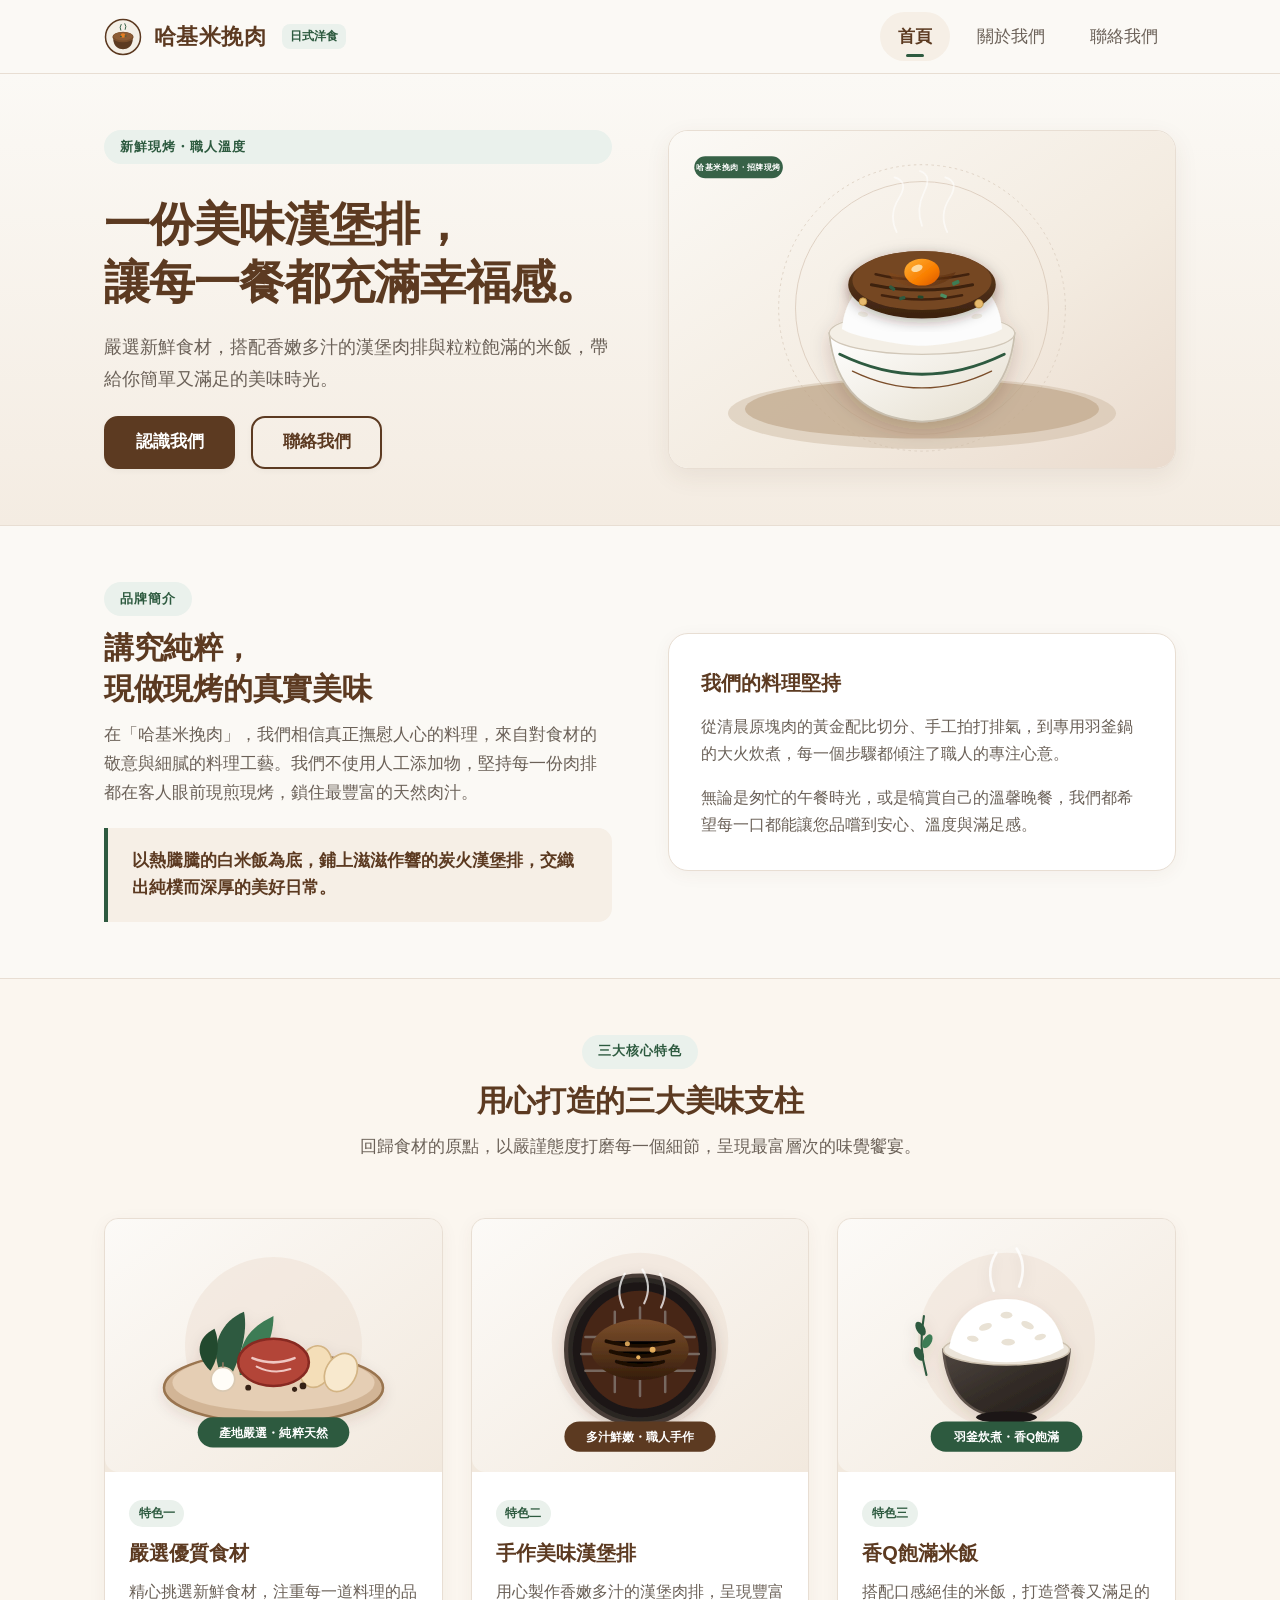
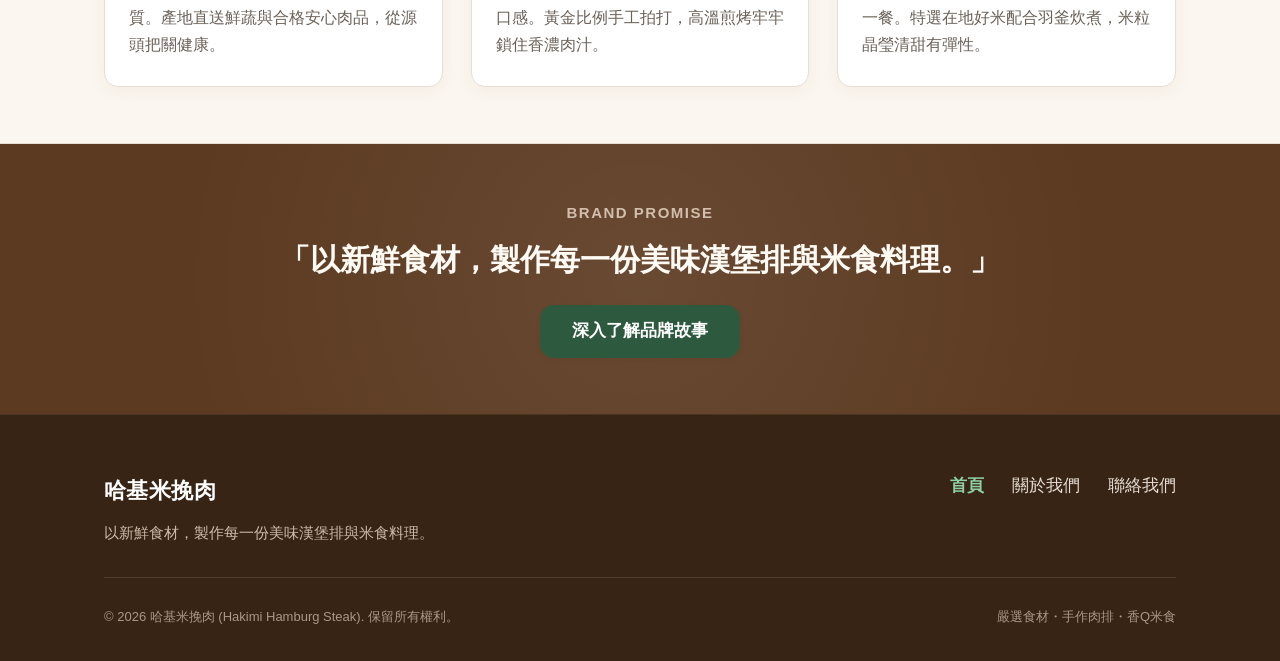
<file: pages/index.html>
<!DOCTYPE html>
<html lang="zh-Hant">
<head>
  <meta charset="UTF-8">
  <meta name="viewport" content="width=device-width, initial-scale=1.0">
  <meta name="description" content="哈基米挽肉官方網站｜一份美味漢堡排，讓每一餐都充滿幸福感。嚴選新鮮食材，搭配香嫩多汁的漢堡肉排與粒粒飽滿的米飯，帶給你簡單又滿足的美味時光。">
  <title>首頁｜哈基米挽肉 - 美味漢堡排與米食料理</title>
  <!-- 共用樣式表 -->
  <link rel="stylesheet" href="assets/css/site.css">
</head>
<body>

  <!-- 全站共用頂部導覽列 -->
  <header class="site-header">
    <div class="container header-container">
      <!-- 品牌標誌 (連回首頁) -->
      <a href="index.html" class="brand-logo" title="回哈基米挽肉首頁">
        <img src="assets/images/logo.svg" alt="哈基米挽肉品牌標誌" class="brand-icon">
        <span>哈基米挽肉</span>
        <span class="brand-badge">日式洋食</span>
      </a>

      <!-- 手機版展開 / 收合選單按鈕 -->
      <button type="button" class="nav-toggle" aria-label="開啟選單" aria-expanded="false" aria-controls="primary-nav">
        <span class="nav-toggle-bar"></span>
        <span class="nav-toggle-bar"></span>
        <span class="nav-toggle-bar"></span>
      </button>

      <!-- 導覽選單 (標示目前所在頁面：首頁) -->
      <nav id="primary-nav" class="nav-menu" aria-label="主要導覽">
        <a href="index.html" class="nav-link active" aria-current="page">首頁</a>
        <a href="about.html" class="nav-link">關於我們</a>
        <a href="contact.html" class="nav-link">聯絡我們</a>
      </nav>
    </div>
  </header>

  <!-- 主要內容區 -->
  <main class="main-content">
    
    <!-- 1. 首頁主視覺區 (Hero Section) -->
    <section class="hero-section">
      <div class="container hero-grid">
        <div class="hero-content">
          <span class="section-tag">新鮮現烤・職人溫度</span>
          <h1 class="hero-title">一份美味漢堡排，<br>讓每一餐都充滿幸福感。</h1>
          <p class="hero-subtitle">
            嚴選新鮮食材，搭配香嫩多汁的漢堡肉排與粒粒飽滿的米飯，帶給你簡單又滿足的美味時光。
          </p>
          <div class="btn-group">
            <a href="about.html" class="btn btn-primary">認識我們</a>
            <a href="contact.html" class="btn btn-outline">聯絡我們</a>
          </div>
        </div>
        <div class="hero-media">
          <img src="assets/images/hero-hambagu.svg" alt="現烤美味漢堡排搭配現炊白米飯與精選配菜主視覺" width="600" height="400" loading="eager">
        </div>
      </div>
    </section>

    <!-- 2. 品牌簡介區塊 (Brand Introduction) -->
    <section class="section">
      <div class="container">
        <div class="intro-grid">
          <div>
            <span class="section-tag">品牌簡介</span>
            <h2 class="section-title">講究純粹，<br>現做現烤的真實美味</h2>
            <p class="section-desc">
              在「哈基米挽肉」，我們相信真正撫慰人心的料理，來自對食材的敬意與細膩的料理工藝。我們不使用人工添加物，堅持每一份肉排都在客人眼前現煎現烤，鎖住最豐富的天然肉汁。
            </p>
            <div class="intro-highlight-box">
              <p class="intro-highlight-text">
                以熱騰騰的白米飯為底，鋪上滋滋作響的炭火漢堡排，交織出純樸而深厚的美好日常。
              </p>
            </div>
          </div>
          <div class="intro-card">
            <h3 style="font-size: 1.25rem; color: var(--color-primary); margin-bottom: 0.75rem; font-weight: 700;">
              我們的料理堅持
            </h3>
            <p style="color: var(--color-text-muted); font-size: 0.975rem; line-height: 1.75; margin-bottom: 1rem;">
              從清晨原塊肉的黃金配比切分、手工拍打排氣，到專用羽釜鍋的大火炊煮，每一個步驟都傾注了職人的專注心意。
            </p>
            <p style="color: var(--color-text-muted); font-size: 0.975rem; line-height: 1.75;">
              無論是匆忙的午餐時光，或是犒賞自己的溫馨晚餐，我們都希望每一口都能讓您品嚐到安心、溫度與滿足感。
            </p>
          </div>
        </div>
      </div>
    </section>

    <!-- 3. 三項特色區塊 (Three Highlights) -->
    <section class="section section-warm">
      <div class="container">
        <div class="section-header">
          <span class="section-tag">三大核心特色</span>
          <h2 class="section-title">用心打造的三大美味支柱</h2>
          <p class="section-desc">
            回歸食材的原點，以嚴謹態度打磨每一個細節，呈現最富層次的味覺饗宴。
          </p>
        </div>

        <div class="features-grid">
          <!-- 特色 1 -->
          <article class="feature-card">
            <div class="feature-img-wrapper">
              <img src="assets/images/feature-ingredients.svg" alt="嚴選新鮮產地食材示意圖" loading="lazy">
            </div>
            <div class="feature-body">
              <span class="feature-badge">特色一</span>
              <h3 class="feature-title">嚴選優質食材</h3>
              <p class="feature-desc">
                精心挑選新鮮食材，注重每一道料理的品質。產地直送鮮蔬與合格安心肉品，從源頭把關健康。
              </p>
            </div>
          </article>

          <!-- 特色 2 -->
          <article class="feature-card">
            <div class="feature-img-wrapper">
              <img src="assets/images/feature-patty.svg" alt="手作炭火煎烤美味漢堡排示意圖" loading="lazy">
            </div>
            <div class="feature-body">
              <span class="feature-badge">特色二</span>
              <h3 class="feature-title">手作美味漢堡排</h3>
              <p class="feature-desc">
                用心製作香嫩多汁的漢堡肉排，呈現豐富口感。黃金比例手工拍打，高溫煎烤牢牢鎖住香濃肉汁。
              </p>
            </div>
          </article>

          <!-- 特色 3 -->
          <article class="feature-card">
            <div class="feature-img-wrapper">
              <img src="assets/images/feature-rice.svg" alt="羽釜炊煮香Q飽滿米飯示意圖" loading="lazy">
            </div>
            <div class="feature-body">
              <span class="feature-badge">特色三</span>
              <h3 class="feature-title">香Q飽滿米飯</h3>
              <p class="feature-desc">
                搭配口感絕佳的米飯，打造營養又滿足的一餐。特選在地好米配合羽釜炊煮，米粒晶瑩清甜有彈性。
              </p>
            </div>
          </article>
        </div>
      </div>
    </section>

    <!-- 4. 品牌標語橫幅區 (Slogan Banner) -->
    <section class="slogan-banner">
      <div class="container">
        <p class="slogan-tag">BRAND PROMISE</p>
        <p class="slogan-title">「以新鮮食材，製作每一份美味漢堡排與米食料理。」</p>
        <div style="margin-top: 1.5rem;">
          <a href="about.html" class="btn btn-secondary">深入了解品牌故事</a>
        </div>
      </div>
    </section>

  </main>

  <!-- 全站共用頁尾 -->
  <footer class="site-footer">
    <div class="container">
      <div class="footer-top">
        <div class="footer-brand">
          <div class="footer-brand-title">哈基米挽肉</div>
          <p class="footer-brand-slogan">以新鮮食材，製作每一份美味漢堡排與米食料理。</p>
        </div>
        <!-- 頁尾頁面連結 -->
        <nav class="footer-nav" aria-label="頁尾導覽">
          <a href="index.html" class="footer-nav-link active">首頁</a>
          <a href="about.html" class="footer-nav-link">關於我們</a>
          <a href="contact.html" class="footer-nav-link">聯絡我們</a>
        </nav>
      </div>
      <div class="footer-bottom">
        <p>© 2026 哈基米挽肉 (Hakimi Hamburg Steak). 保留所有權利。</p>
        <p>嚴選食材・手作肉排・香Q米食</p>
      </div>
    </div>
  </footer>

  <!-- 共用 JavaScript -->
  <script src="assets/js/site.js"></script>
</body>
</html>
</file>
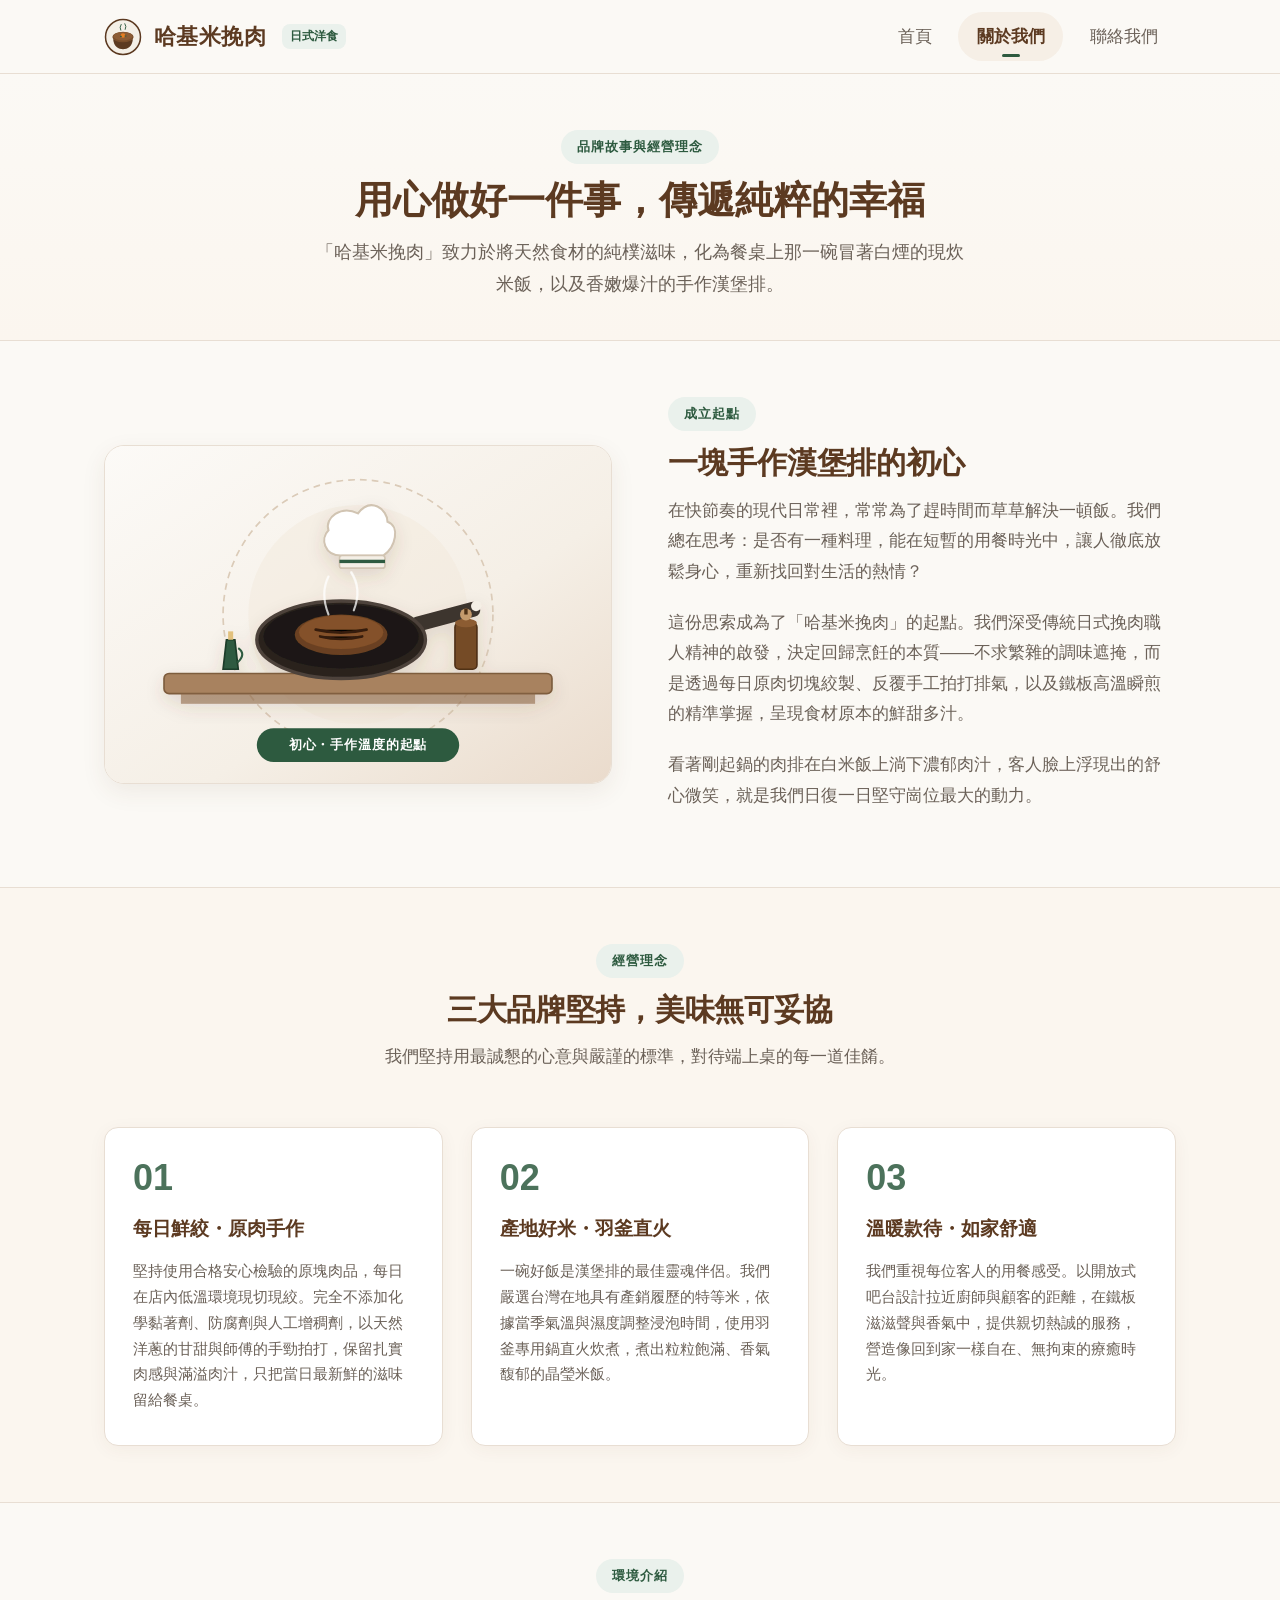
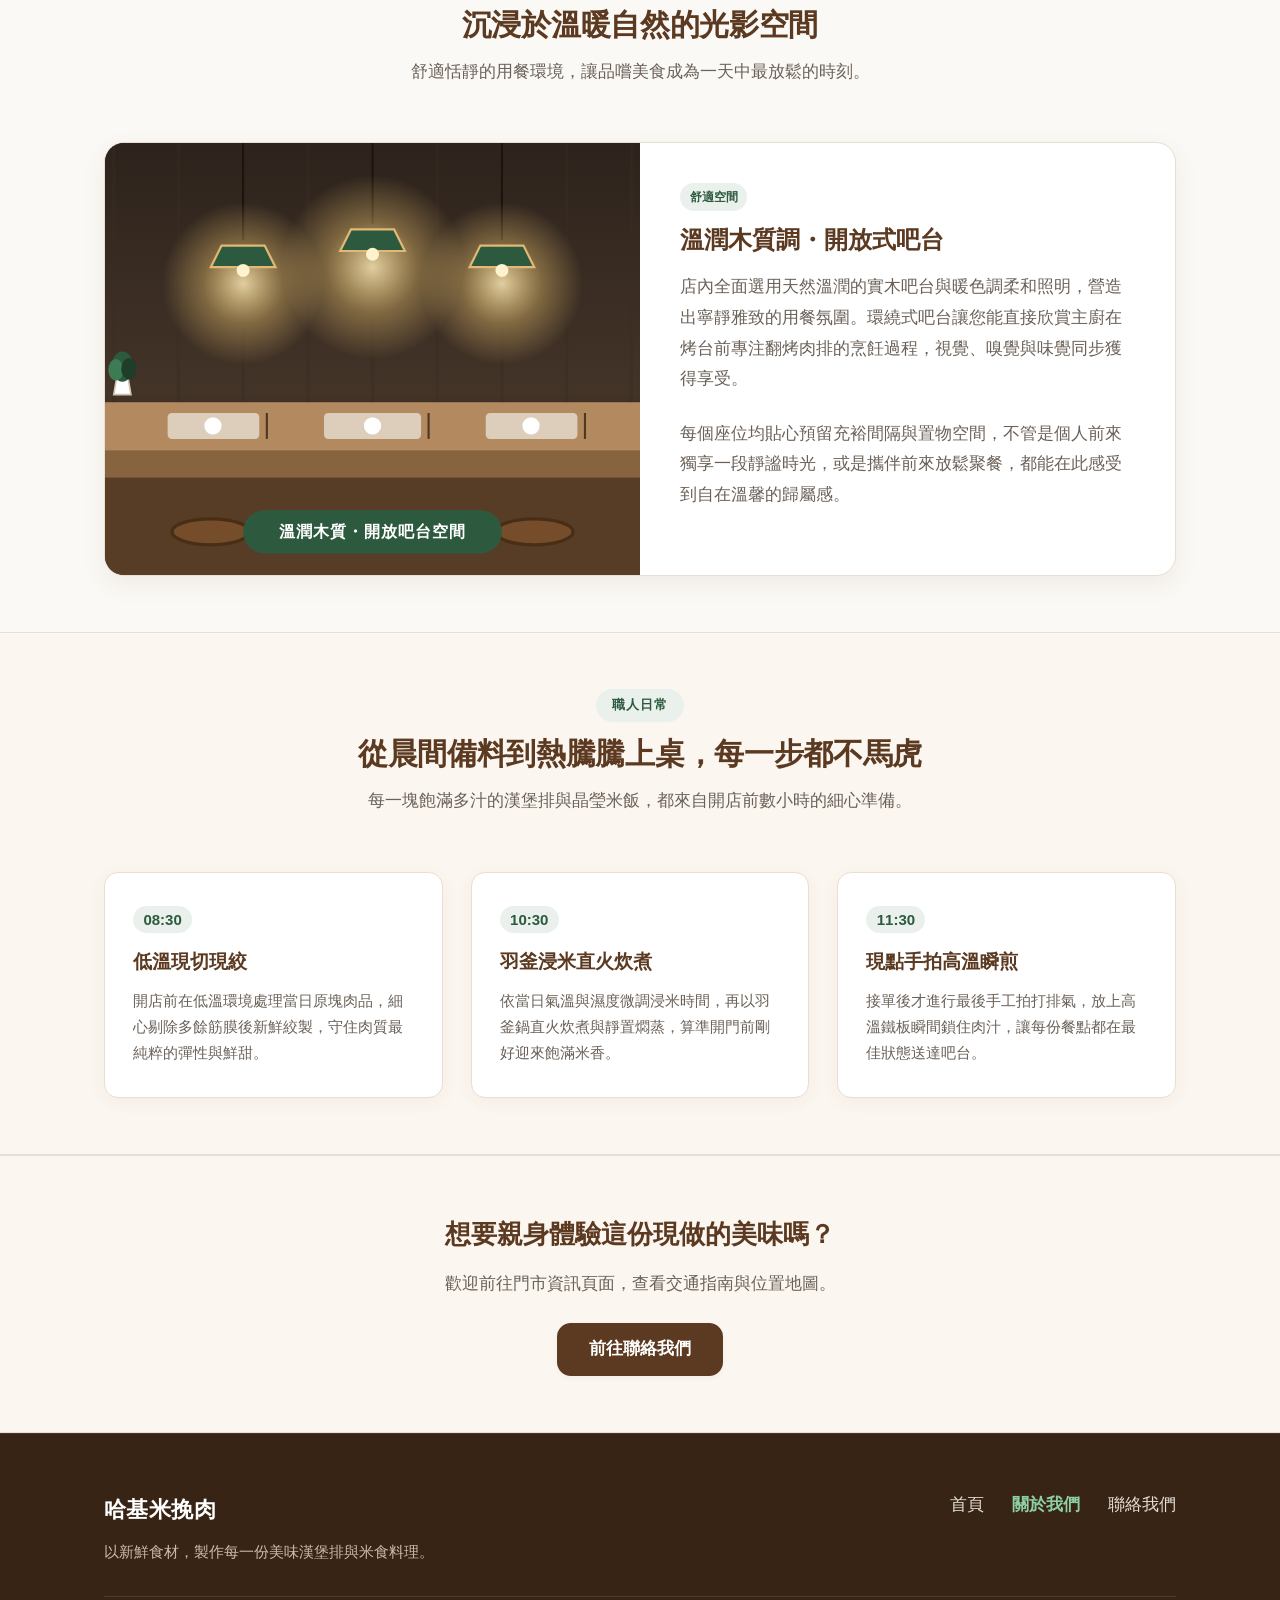
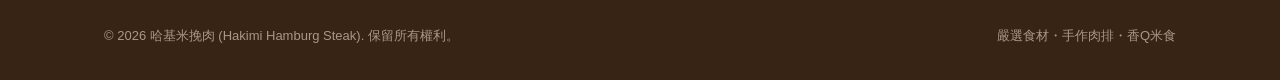
<file: pages/about.html>
<!DOCTYPE html>
<html lang="zh-Hant">
<head>
  <meta charset="UTF-8">
  <meta name="viewport" content="width=device-width, initial-scale=1.0">
  <meta name="description" content="關於哈基米挽肉｜介紹我們的品牌故事、成立起點與三大經營理念。堅持原肉新鮮現做、羽釜好米與溫暖木質用餐空間，讓每一口漢堡排都充滿人情與溫度。">
  <title>關於我們｜哈基米挽肉 - 品牌故事與理念</title>
  <!-- 共用樣式表 -->
  <link rel="stylesheet" href="assets/css/site.css">
</head>
<body>

  <!-- 全站共用頂部導覽列 -->
  <header class="site-header">
    <div class="container header-container">
      <!-- 品牌標誌 (連回首頁) -->
      <a href="index.html" class="brand-logo" title="回哈基米挽肉首頁">
        <img src="assets/images/logo.svg" alt="哈基米挽肉品牌標誌" class="brand-icon">
        <span>哈基米挽肉</span>
        <span class="brand-badge">日式洋食</span>
      </a>

      <!-- 手機版展開 / 收合選單按鈕 -->
      <button type="button" class="nav-toggle" aria-label="開啟選單" aria-expanded="false" aria-controls="primary-nav">
        <span class="nav-toggle-bar"></span>
        <span class="nav-toggle-bar"></span>
        <span class="nav-toggle-bar"></span>
      </button>

      <!-- 導覽選單 (標示目前所在頁面：關於我們) -->
      <nav id="primary-nav" class="nav-menu" aria-label="主要導覽">
        <a href="index.html" class="nav-link">首頁</a>
        <a href="about.html" class="nav-link active" aria-current="page">關於我們</a>
        <a href="contact.html" class="nav-link">聯絡我們</a>
      </nav>
    </div>
  </header>

  <!-- 主要內容區 -->
  <main class="main-content">

    <!-- 1. 頁面標題與簡介 (Page Banner) -->
    <section class="page-banner">
      <div class="container">
        <span class="section-tag">品牌故事與經營理念</span>
        <h1 class="page-title">用心做好一件事，傳遞純粹的幸福</h1>
        <p class="page-subtitle">
          「哈基米挽肉」致力於將天然食材的純樸滋味，化為餐桌上那一碗冒著白煙的現炊米飯，以及香嫩爆汁的手作漢堡排。
        </p>
      </div>
    </section>

    <!-- 2. 品牌故事：成立起點 (Brand Story) -->
    <section class="section">
      <div class="container">
        <div class="story-grid">
          <div class="story-media">
            <img src="assets/images/about-story.svg" alt="哈基米挽肉手作料理初心與廚藝示意圖" loading="lazy">
          </div>
          <div class="story-content">
            <span class="section-tag">成立起點</span>
            <h2 class="section-title">一塊手作漢堡排的初心</h2>
            <p>
              在快節奏的現代日常裡，常常為了趕時間而草草解決一頓飯。我們總在思考：是否有一種料理，能在短暫的用餐時光中，讓人徹底放鬆身心，重新找回對生活的熱情？
            </p>
            <p>
              這份思索成為了「哈基米挽肉」的起點。我們深受傳統日式挽肉職人精神的啟發，決定回歸烹飪的本質——不求繁雜的調味遮掩，而是透過每日原肉切塊絞製、反覆手工拍打排氣，以及鐵板高溫瞬煎的精準掌握，呈現食材原本的鮮甜多汁。
            </p>
            <p>
              看著剛起鍋的肉排在白米飯上淌下濃郁肉汁，客人臉上浮現出的舒心微笑，就是我們日復一日堅守崗位最大的動力。
            </p>
          </div>
        </div>
      </div>
    </section>

    <!-- 3. 經營理念：三項品牌堅持 (Core Principles) -->
    <section class="section section-warm">
      <div class="container">
        <div class="section-header">
          <span class="section-tag">經營理念</span>
          <h2 class="section-title">三大品牌堅持，美味無可妥協</h2>
          <p class="section-desc">
            我們堅持用最誠懇的心意與嚴謹的標準，對待端上桌的每一道佳餚。
          </p>
        </div>

        <div class="principles-grid">
          <!-- 堅持 1 -->
          <article class="principle-card">
            <div class="principle-number">01</div>
            <h3 class="principle-title">每日鮮絞・原肉手作</h3>
            <p class="principle-desc">
              堅持使用合格安心檢驗的原塊肉品，每日在店內低溫環境現切現絞。完全不添加化學黏著劑、防腐劑與人工增稠劑，以天然洋蔥的甘甜與師傅的手勁拍打，保留扎實肉感與滿溢肉汁，只把當日最新鮮的滋味留給餐桌。
            </p>
          </article>

          <!-- 堅持 2 -->
          <article class="principle-card">
            <div class="principle-number">02</div>
            <h3 class="principle-title">產地好米・羽釜直火</h3>
            <p class="principle-desc">
              一碗好飯是漢堡排的最佳靈魂伴侶。我們嚴選台灣在地具有產銷履歷的特等米，依據當季氣溫與濕度調整浸泡時間，使用羽釜專用鍋直火炊煮，煮出粒粒飽滿、香氣馥郁的晶瑩米飯。
            </p>
          </article>

          <!-- 堅持 3 -->
          <article class="principle-card">
            <div class="principle-number">03</div>
            <h3 class="principle-title">溫暖款待・如家舒適</h3>
            <p class="principle-desc">
              我們重視每位客人的用餐感受。以開放式吧台設計拉近廚師與顧客的距離，在鐵板滋滋聲與香氣中，提供親切熱誠的服務，營造像回到家一樣自在、無拘束的療癒時光。
            </p>
          </article>
        </div>
      </div>
    </section>

    <!-- 4. 環境介紹：圖片搭配文字 (Dining Environment) -->
    <section class="section">
      <div class="container">
        <div class="section-header">
          <span class="section-tag">環境介紹</span>
          <h2 class="section-title">沉浸於溫暖自然的光影空間</h2>
          <p class="section-desc">
            舒適恬靜的用餐環境，讓品嚐美食成為一天中最放鬆的時刻。
          </p>
        </div>

        <div class="environment-box">
          <div class="environment-media">
            <img src="assets/images/about-environment.svg" alt="哈基米挽肉木質調溫暖用餐環境與開放式吧台示意圖" loading="lazy">
          </div>
          <div class="environment-content">
            <span class="feature-badge" style="width: fit-content;">舒適空間</span>
            <h3>溫潤木質調・開放式吧台</h3>
            <p>
              店內全面選用天然溫潤的實木吧台與暖色調柔和照明，營造出寧靜雅致的用餐氛圍。環繞式吧台讓您能直接欣賞主廚在烤台前專注翻烤肉排的烹飪過程，視覺、嗅覺與味覺同步獲得享受。
            </p>
            <p>
              每個座位均貼心預留充裕間隔與置物空間，不管是個人前來獨享一段靜謐時光，或是攜伴前來放鬆聚餐，都能在此感受到自在溫馨的歸屬感。
            </p>
          </div>
        </div>
      </div>
    </section>

    <!-- 5. 職人備料時間軸 -->
    <section class="section section-warm about-prep-timeline">
      <div class="container">
        <div class="section-header">
          <span class="section-tag">職人日常</span>
          <h2 class="section-title">從晨間備料到熱騰騰上桌，每一步都不馬虎</h2>
          <p class="section-desc">
            每一塊飽滿多汁的漢堡排與晶瑩米飯，都來自開店前數小時的細心準備。
          </p>
        </div>

        <div class="about-prep-grid">
          <article class="about-prep-card">
            <span class="about-prep-time">08:30</span>
            <h3 class="about-prep-title">低溫現切現絞</h3>
            <p class="about-prep-desc">
              開店前在低溫環境處理當日原塊肉品，細心剔除多餘筋膜後新鮮絞製，守住肉質最純粹的彈性與鮮甜。
            </p>
          </article>

          <article class="about-prep-card">
            <span class="about-prep-time">10:30</span>
            <h3 class="about-prep-title">羽釜浸米直火炊煮</h3>
            <p class="about-prep-desc">
              依當日氣溫與濕度微調浸米時間，再以羽釜鍋直火炊煮與靜置燜蒸，算準開門前剛好迎來飽滿米香。
            </p>
          </article>

          <article class="about-prep-card">
            <span class="about-prep-time">11:30</span>
            <h3 class="about-prep-title">現點手拍高溫瞬煎</h3>
            <p class="about-prep-desc">
              接單後才進行最後手工拍打排氣，放上高溫鐵板瞬間鎖住肉汁，讓每份餐點都在最佳狀態送達吧台。
            </p>
          </article>
        </div>
      </div>
    </section>
    <!-- 6. 行動呼籲按鈕區 (CTA Section) -->
    <section class="section-warm" style="text-align: center; padding: 3.5rem 1.5rem;">
      <div class="container">
        <h2 style="font-size: 1.6rem; color: var(--color-primary); margin-bottom: 0.75rem; font-weight: 700;">
          想要親身體驗這份現做的美味嗎？
        </h2>
        <p style="color: var(--color-text-muted); margin-bottom: 1.5rem; font-size: 1.05rem;">
          歡迎前往門市資訊頁面，查看交通指南與位置地圖。
        </p>
        <a href="contact.html" class="btn btn-primary">前往聯絡我們</a>
      </div>
    </section>

  </main>

  <!-- 全站共用頁尾 -->
  <footer class="site-footer">
    <div class="container">
      <div class="footer-top">
        <div class="footer-brand">
          <div class="footer-brand-title">哈基米挽肉</div>
          <p class="footer-brand-slogan">以新鮮食材，製作每一份美味漢堡排與米食料理。</p>
        </div>
        <!-- 頁尾頁面連結 -->
        <nav class="footer-nav" aria-label="頁尾導覽">
          <a href="index.html" class="footer-nav-link">首頁</a>
          <a href="about.html" class="footer-nav-link active">關於我們</a>
          <a href="contact.html" class="footer-nav-link">聯絡我們</a>
        </nav>
      </div>
      <div class="footer-bottom">
        <p>© 2026 哈基米挽肉 (Hakimi Hamburg Steak). 保留所有權利。</p>
        <p>嚴選食材・手作肉排・香Q米食</p>
      </div>
    </div>
  </footer>

  <!-- 共用 JavaScript -->
  <script src="assets/js/site.js"></script>
</body>
</html>
</file>
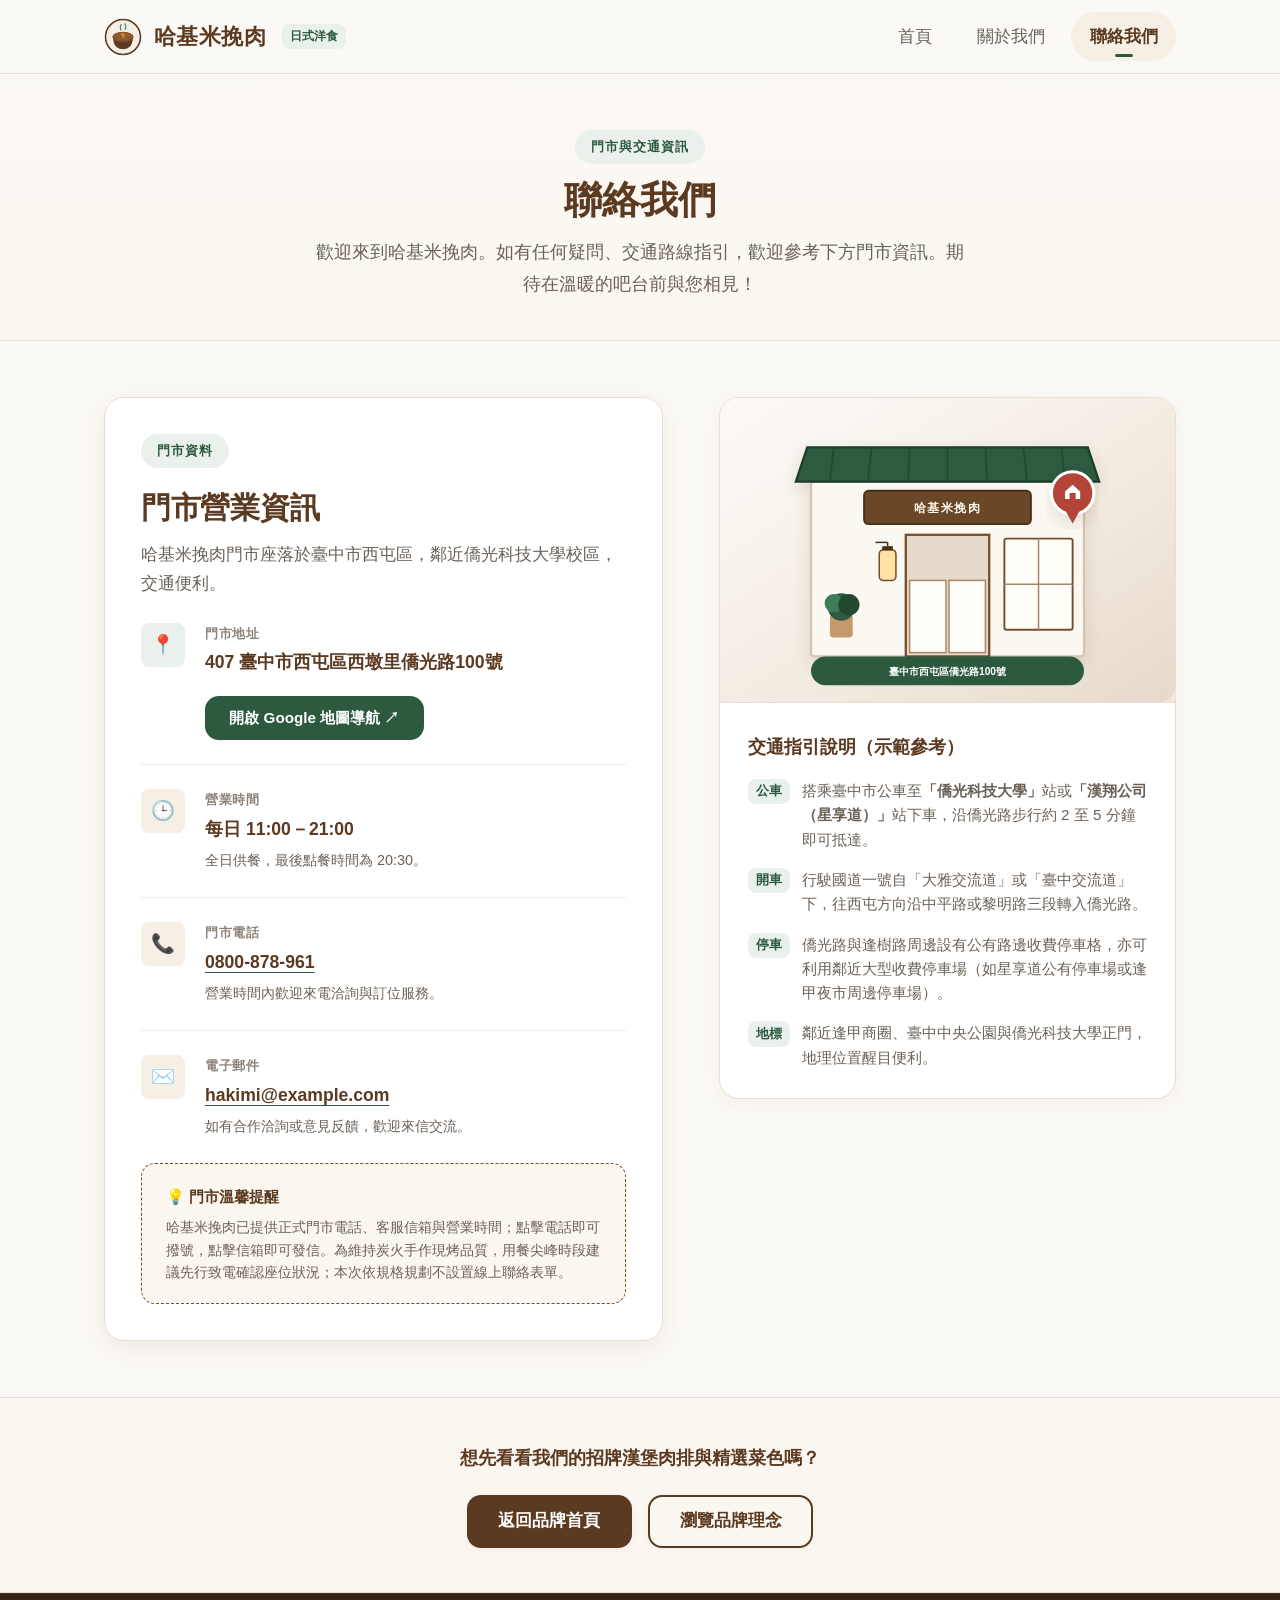
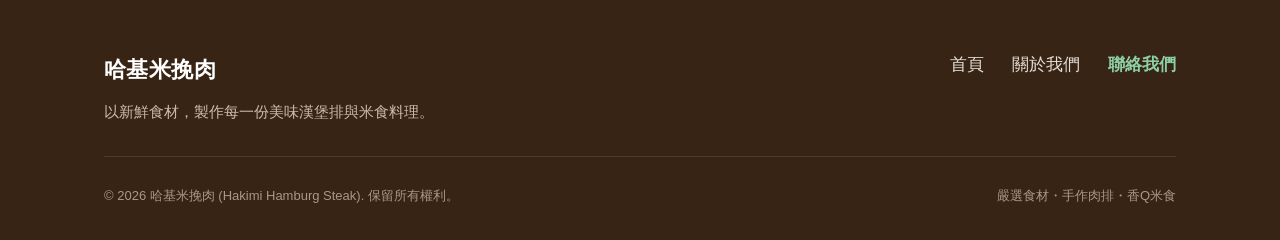
<file: pages/contact.html>
<!DOCTYPE html>
<html lang="zh-Hant">
<head>
  <meta charset="UTF-8">
  <meta name="viewport" content="width=device-width, initial-scale=1.0">
  <meta name="description" content="聯絡哈基米挽肉｜門市地址位於407臺中市西屯區西墩里僑光路100號。提供Google地圖導航連結、大眾運輸與停車交通指引。歡迎蒞臨品嚐現烤手作漢堡排料理。">
  <title>聯絡我們｜哈基米挽肉 - 門市與交通資訊</title>
  <!-- 共用樣式表 -->
  <link rel="stylesheet" href="assets/css/site.css">
</head>
<body>

  <!-- 全站共用頂部導覽列 -->
  <header class="site-header">
    <div class="container header-container">
      <!-- 品牌標誌 (連回首頁) -->
      <a href="index.html" class="brand-logo" title="回哈基米挽肉首頁">
        <img src="assets/images/logo.svg" alt="哈基米挽肉品牌標誌" class="brand-icon">
        <span>哈基米挽肉</span>
        <span class="brand-badge">日式洋食</span>
      </a>

      <!-- 手機版展開 / 收合選單按鈕 -->
      <button type="button" class="nav-toggle" aria-label="開啟選單" aria-expanded="false" aria-controls="primary-nav">
        <span class="nav-toggle-bar"></span>
        <span class="nav-toggle-bar"></span>
        <span class="nav-toggle-bar"></span>
      </button>

      <!-- 導覽選單 (標示目前所在頁面：聯絡我們) -->
      <nav id="primary-nav" class="nav-menu" aria-label="主要導覽">
        <a href="index.html" class="nav-link">首頁</a>
        <a href="about.html" class="nav-link">關於我們</a>
        <a href="contact.html" class="nav-link active" aria-current="page">聯絡我們</a>
      </nav>
    </div>
  </header>

  <!-- 主要內容區 -->
  <main class="main-content">

    <!-- 1. 頁面標題與簡介 (Page Banner) -->
    <section class="page-banner">
      <div class="container">
        <span class="section-tag">門市與交通資訊</span>
        <h1 class="page-title">聯絡我們</h1>
        <p class="page-subtitle">
          歡迎來到哈基米挽肉。如有任何疑問、交通路線指引，歡迎參考下方門市資訊。期待在溫暖的吧台前與您相見！
        </p>
      </div>
    </section>

    <!-- 2. 聯絡資訊與交通導引版面 (Contact Layout) -->
    <section class="section">
      <div class="container">
        <div class="contact-layout">

          <!-- 左欄：官方門市資訊卡片 -->
          <div class="contact-card">
            <span class="section-tag">門市資料</span>
            <h2 class="section-title" style="margin-top: 0.5rem;">門市營業資訊</h2>
            <p class="section-desc">
              哈基米挽肉門市座落於臺中市西屯區，鄰近僑光科技大學校區，交通便利。
            </p>

            <div class="info-list">
              <!-- 地址 (含實際 Google 地圖連結) -->
              <div class="info-item">
                <div class="info-icon-wrapper green" aria-hidden="true">
                  📍
                </div>
                <div class="info-detail">
                  <div class="info-label">門市地址</div>
                  <div class="info-value">407 臺中市西屯區西墩里僑光路100號</div>
                  <div class="map-btn-wrapper">
                    <!-- 有實際地址後建立的 Google 地圖外部導航連結 -->
                    <a href="https://www.google.com/maps/search/?api=1&query=407臺中市西屯區西墩里僑光路100號" 
                       target="_blank" 
                       rel="noopener noreferrer" 
                       class="btn btn-secondary" 
                       style="font-size: 0.95rem; padding: 0.65rem 1.4rem;">
                      開啟 Google 地圖導航 ↗
                    </a>
                  </div>
                </div>
              </div>

              <!-- 營業時間 (依規格更新為：每日 11:00－21:00) -->
              <div class="info-item">
                <div class="info-icon-wrapper" aria-hidden="true">
                  🕒
                </div>
                <div class="info-detail">
                  <div class="info-label">營業時間</div>
                  <div class="info-value">每日 11:00－21:00</div>
                  <p style="font-size: 0.9rem; color: var(--color-text-muted); margin-top: 0.35rem;">
                    全日供餐，最後點餐時間為 20:30。
                  </p>
                </div>
              </div>

              <!-- 門市電話 (依規格建立撥號連結) -->
              <div class="info-item">
                <div class="info-icon-wrapper" aria-hidden="true">
                  📞
                </div>
                <div class="info-detail">
                  <div class="info-label">門市電話</div>
                  <div class="info-value">
                    <a href="tel:0800-878-961" class="contact-link" title="撥打門市電話：0800-878-961">0800-878-961</a>
                  </div>
                  <p style="font-size: 0.9rem; color: var(--color-text-muted); margin-top: 0.35rem;">
                    營業時間內歡迎來電洽詢與訂位服務。
                  </p>
                </div>
              </div>

              <!-- 電子郵件 (依規格建立寄信連結) -->
              <div class="info-item">
                <div class="info-icon-wrapper" aria-hidden="true">
                  ✉️
                </div>
                <div class="info-detail">
                  <div class="info-label">電子郵件</div>
                  <div class="info-value">
                    <a href="mailto:hakimi@example.com" class="contact-link" title="寄信至客服信箱：hakimi@example.com">hakimi@example.com</a>
                  </div>
                  <p style="font-size: 0.9rem; color: var(--color-text-muted); margin-top: 0.35rem;">
                    如有合作洽詢或意見反饋，歡迎來信交流。
                  </p>
                </div>
              </div>
            </div>

            <!-- 說明備註方塊 -->
            <div class="notice-box">
              <div class="notice-title">💡 門市溫馨提醒</div>
              <p class="notice-text">
                哈基米挽肉已提供正式門市電話、客服信箱與營業時間；點擊電話即可撥號，點擊信箱即可發信。為維持炭火手作現烤品質，用餐尖峰時段建議先行致電確認座位狀況；本次依規格規劃不設置線上聯絡表單。
              </p>
            </div>
          </div>

          <!-- 右欄：門市地圖引導與周邊交通指引 -->
          <div class="guide-card">
            <div class="guide-media">
              <img src="assets/images/contact-store.svg" alt="哈基米挽肉門市外觀與地理位置示意圖" loading="lazy">
            </div>
            <div class="guide-body">
              <h4>交通指引說明（示範參考）</h4>
              <div class="guide-list">
                <div class="guide-item">
                  <span class="guide-item-badge">公車</span>
                  <div>
                    搭乘臺中市公車至<strong>「僑光科技大學」</strong>站或<strong>「漢翔公司（星享道）」</strong>站下車，沿僑光路步行約 2 至 5 分鐘即可抵達。
                  </div>
                </div>

                <div class="guide-item">
                  <span class="guide-item-badge">開車</span>
                  <div>
                    行駛國道一號自「大雅交流道」或「臺中交流道」下，往西屯方向沿中平路或黎明路三段轉入僑光路。
                  </div>
                </div>

                <div class="guide-item">
                  <span class="guide-item-badge">停車</span>
                  <div>
                    僑光路與逢樹路周邊設有公有路邊收費停車格，亦可利用鄰近大型收費停車場（如星享道公有停車場或逢甲夜市周邊停車場）。
                  </div>
                </div>

                <div class="guide-item">
                  <span class="guide-item-badge">地標</span>
                  <div>
                    鄰近逢甲商圈、臺中中央公園與僑光科技大學正門，地理位置醒目便利。
                  </div>
                </div>
              </div>
            </div>
          </div>

        </div>
      </div>
    </section>

    <!-- 3. 返回首頁與導向區塊 -->
    <section class="section-warm" style="text-align: center; padding: 2.75rem 1.5rem;">
      <div class="container">
        <p style="font-size: 1.15rem; color: var(--color-primary); font-weight: 600; margin-bottom: 1.25rem;">
          想先看看我們的招牌漢堡肉排與精選菜色嗎？
        </p>
        <div class="btn-group" style="justify-content: center;">
          <a href="index.html" class="btn btn-primary">返回品牌首頁</a>
          <a href="about.html" class="btn btn-outline">瀏覽品牌理念</a>
        </div>
      </div>
    </section>

  </main>

  <!-- 全站共用頁尾 -->
  <footer class="site-footer">
    <div class="container">
      <div class="footer-top">
        <div class="footer-brand">
          <div class="footer-brand-title">哈基米挽肉</div>
          <p class="footer-brand-slogan">以新鮮食材，製作每一份美味漢堡排與米食料理。</p>
        </div>
        <!-- 頁尾頁面連結 -->
        <nav class="footer-nav" aria-label="頁尾導覽">
          <a href="index.html" class="footer-nav-link">首頁</a>
          <a href="about.html" class="footer-nav-link">關於我們</a>
          <a href="contact.html" class="footer-nav-link active">聯絡我們</a>
        </nav>
      </div>
      <div class="footer-bottom">
        <p>© 2026 哈基米挽肉 (Hakimi Hamburg Steak). 保留所有權利。</p>
        <p>嚴選食材・手作肉排・香Q米食</p>
      </div>
    </div>
  </footer>

  <!-- 共用 JavaScript -->
  <script src="assets/js/site.js"></script>
</body>
</html>
</file>
<file: pages/assets/css/site.css>
/* ==========================================================================
   哈基米挽肉 品牌官方網站共用樣式表 (site.css)
   風格方向：溫暖、自然、簡潔、質感
   主配色：咖啡棕 (#5c3a21)、米白 (#fbf9f5 / #f5eee4)、深綠點綴 (#2d5a3f)
   ========================================================================== */

/* 1. CSS 變數系統與重設 */
:root {
  /* 品牌色彩變數 */
  --color-primary: #5c3a21;         /* 醇厚咖啡棕 - 主標題、重點強調 */
  --color-primary-dark: #3f2615;    /* 深咖啡棕 - Hover 與深底色 */
  --color-primary-light: #7b4f2e;   /* 淺咖啡棕 - 次要品牌元素 */
  --color-secondary: #2d5a3f;       /* 自然深綠 - 點綴、標籤、按鈕重點 */
  --color-secondary-hover: #21432e; /* 深綠 Hover */
  --color-secondary-soft: #eaf1ec;  /* 淺綠柔和底色 */
  
  /* 背景與表面層次 */
  --color-bg: #fbf9f5;              /* 溫暖米白主背景 */
  --color-surface: #ffffff;         /* 純白卡片表面 */
  --color-surface-warm: #f6efe6;    /* 溫暖米褐卡片底色 */
  --color-surface-soft: #fbf6ef;    /* 淺米色區塊底色 */

  /* 文字色彩 */
  --color-text-main: #2d2621;       /* 主要內文深灰褐，比純黑溫潤且對比高 */
  --color-text-muted: #6b6158;      /* 次要輔助文字、說明文字 */
  --color-text-light: #8e8378;      /* 備註與微小說明 */
  --color-text-on-dark: #ffffff;    /* 深底反白文字 */
  
  /* 邊框與裝飾線條 */
  --color-border: #e8ded3;          /* 卡片與分隔線細緻邊框 */
  --color-border-light: #f1eae2;    /* 淺淡分隔線 */

  /* 字體家族與大小尺度 */
  --font-family-base: -apple-system, BlinkMacSystemFont, "Segoe UI", "PingFang TC", "Noto Sans TC", "Microsoft JhengHei", "Heiti TC", sans-serif;
  --font-size-xs: 0.8125rem;        /* 13px */
  --font-size-sm: 0.9375rem;        /* 15px */
  --font-size-base: 1.0625rem;      /* 17px - 舒適閱讀字級 */
  --font-size-md: 1.25rem;          /* 20px */
  --font-size-lg: 1.5rem;           /* 24px */
  --font-size-xl: 1.875rem;         /* 30px */
  --font-size-xxl: 2.375rem;        /* 38px */
  --font-size-hero: 2.875rem;       /* 46px */

  /* 間距尺度 */
  --space-xs: 0.5rem;
  --space-sm: 0.75rem;
  --space-md: 1.25rem;
  --space-lg: 2rem;
  --space-xl: 3.5rem;
  --space-xxl: 5rem;

  /* 圓角與陰影 */
  --radius-sm: 8px;
  --radius-md: 14px;
  --radius-lg: 20px;
  --radius-full: 9999px;
  --shadow-subtle: 0 4px 18px rgba(92, 58, 33, 0.05);
  --shadow-card: 0 8px 24px rgba(92, 58, 33, 0.08);
  --shadow-hover: 0 14px 32px rgba(92, 58, 33, 0.12);

  /* 版面容器寬度 */
  --container-max-width: 1120px;
  --header-height: 74px;
  
  /* 動畫轉場 */
  --transition-fast: 0.2s ease;
  --transition-normal: 0.3s ease;
}

/* 全域盒模型與重設 */
*, *::before, *::after {
  box-sizing: border-box;
  margin: 0;
  padding: 0;
}

html {
  font-size: 16px;
  scroll-behavior: smooth;
  -webkit-text-size-adjust: 100%;
}

body {
  font-family: var(--font-family-base);
  font-size: var(--font-size-base);
  line-height: 1.75;
  color: var(--color-text-main);
  background-color: var(--color-bg);
  min-height: 100vh;
  display: flex;
  flex-direction: column;
  overflow-x: hidden;
}

/* 圖片與多媒體通用設定 */
img, svg {
  display: block;
  max-width: 100%;
  height: auto;
}

a {
  color: inherit;
  text-decoration: none;
  transition: color var(--transition-fast);
}

ul, ol {
  list-style: none;
}

button {
  font-family: inherit;
  border: none;
  background: none;
  cursor: pointer;
}

/* 2. 版面容器與排版元件 */
.container {
  width: 100%;
  max-width: var(--container-max-width);
  margin-left: auto;
  margin-right: auto;
  padding-left: 1.5rem;
  padding-right: 1.5rem;
}

.main-content {
  flex: 1 0 auto;
}

.section {
  padding-top: var(--space-xl);
  padding-bottom: var(--space-xl);
}

.section-warm {
  background-color: var(--color-surface-soft);
  border-top: 1px solid var(--color-border);
  border-bottom: 1px solid var(--color-border);
}

.section-header {
  text-align: center;
  max-width: 680px;
  margin: 0 auto var(--space-xl);
}

.section-tag {
  display: inline-block;
  font-size: var(--font-size-xs);
  font-weight: 700;
  color: var(--color-secondary);
  background-color: var(--color-secondary-soft);
  padding: 0.35rem 1rem;
  border-radius: var(--radius-full);
  letter-spacing: 0.08em;
  text-transform: uppercase;
  margin-bottom: var(--space-sm);
}

.section-title {
  font-size: var(--font-size-xl);
  color: var(--color-primary);
  font-weight: 700;
  line-height: 1.35;
  margin-bottom: var(--space-sm);
  letter-spacing: -0.01em;
}

.section-desc {
  font-size: var(--font-size-base);
  color: var(--color-text-muted);
  line-height: 1.7;
}

/* 3. 按鈕元件系統 (Buttons) */
.btn-group {
  display: flex;
  flex-wrap: wrap;
  gap: 1rem;
  align-items: center;
}

.btn {
  display: inline-flex;
  align-items: center;
  justify-content: center;
  padding: 0.85rem 1.85rem;
  font-size: var(--font-size-base);
  font-weight: 600;
  border-radius: var(--radius-md);
  text-align: center;
  cursor: pointer;
  transition: all var(--transition-normal);
  line-height: 1.3;
  box-shadow: 0 2px 6px rgba(0, 0, 0, 0.04);
}

.btn-primary {
  background-color: var(--color-primary);
  color: var(--color-text-on-dark);
  border: 2px solid var(--color-primary);
}

.btn-primary:hover,
.btn-primary:focus-visible {
  background-color: var(--color-primary-dark);
  border-color: var(--color-primary-dark);
  transform: translateY(-2px);
  box-shadow: var(--shadow-card);
}

.btn-secondary {
  background-color: var(--color-secondary);
  color: var(--color-text-on-dark);
  border: 2px solid var(--color-secondary);
}

.btn-secondary:hover,
.btn-secondary:focus-visible {
  background-color: var(--color-secondary-hover);
  border-color: var(--color-secondary-hover);
  transform: translateY(-2px);
  box-shadow: var(--shadow-card);
}

.btn-outline {
  background-color: transparent;
  color: var(--color-primary);
  border: 2px solid var(--color-primary);
}

.btn-outline:hover,
.btn-outline:focus-visible {
  background-color: var(--color-primary);
  color: var(--color-text-on-dark);
  transform: translateY(-2px);
}

/* 4. 網站頂部導覽列 (Site Header & Navigation) */
.site-header {
  position: sticky;
  top: 0;
  z-index: 1000;
  background-color: rgba(251, 249, 245, 0.96);
  backdrop-filter: blur(10px);
  -webkit-backdrop-filter: blur(10px);
  border-bottom: 1px solid var(--color-border);
  height: var(--header-height);
  transition: background-color var(--transition-normal), box-shadow var(--transition-normal);
}

.site-header.scrolled {
  box-shadow: var(--shadow-subtle);
}

.header-container {
  display: flex;
  align-items: center;
  justify-content: space-between;
  height: 100%;
}

/* 品牌標誌 */
.brand-logo {
  display: flex;
  align-items: center;
  gap: 0.75rem;
  font-weight: 700;
  font-size: 1.35rem;
  color: var(--color-primary);
  letter-spacing: 0.02em;
}

.brand-icon {
  width: 38px;
  height: 38px;
  border-radius: var(--radius-sm);
  flex-shrink: 0;
}

.brand-badge {
  font-size: 0.75rem;
  font-weight: 600;
  color: var(--color-secondary);
  background-color: var(--color-secondary-soft);
  padding: 0.15rem 0.5rem;
  border-radius: var(--radius-sm);
  margin-left: 0.25rem;
  letter-spacing: normal;
}

/* 電腦版導覽選單 */
.nav-menu {
  display: flex;
  align-items: center;
  gap: 0.5rem;
}

.nav-link {
  display: inline-block;
  padding: 0.6rem 1.15rem;
  font-size: var(--font-size-base);
  font-weight: 500;
  color: var(--color-text-muted);
  border-radius: var(--radius-full);
  position: relative;
  transition: all var(--transition-fast);
}

.nav-link:hover {
  color: var(--color-primary);
  background-color: rgba(92, 58, 33, 0.05);
}

/* 標示目前所在頁面 (Active State) */
.nav-link.active {
  color: var(--color-primary);
  font-weight: 700;
  background-color: var(--color-surface-warm);
}

.nav-link.active::after {
  content: "";
  position: absolute;
  bottom: 4px;
  left: 50%;
  transform: translateX(-50%);
  width: 18px;
  height: 2.5px;
  background-color: var(--color-secondary);
  border-radius: 2px;
}

/* 手機版選單切換按鈕 (Hamburger Button) */
.nav-toggle {
  display: none;
  width: 44px;
  height: 44px;
  padding: 10px 8px;
  flex-direction: column;
  justify-content: space-around;
  align-items: center;
  border-radius: var(--radius-sm);
  background-color: transparent;
  transition: background-color var(--transition-fast);
}

.nav-toggle:hover,
.nav-toggle:focus-visible {
  background-color: rgba(92, 58, 33, 0.08);
}

.nav-toggle-bar {
  width: 24px;
  height: 2.5px;
  background-color: var(--color-primary);
  border-radius: 2px;
  transition: all var(--transition-normal);
}

/* 選單開啟時的漢堡變形動畫 */
.nav-toggle.open .nav-toggle-bar:nth-child(1) {
  transform: translateY(7px) rotate(45deg);
}
.nav-toggle.open .nav-toggle-bar:nth-child(2) {
  opacity: 0;
  transform: scaleX(0);
}
.nav-toggle.open .nav-toggle-bar:nth-child(3) {
  transform: translateY(-7px) rotate(-45deg);
}

/* 5. 首頁專屬樣式 (index.html) */
/* Hero 主視覺區 */
.hero-section {
  padding-top: var(--space-xl);
  padding-bottom: var(--space-xl);
  background: linear-gradient(180deg, var(--color-bg) 0%, #f4ece2 100%);
  border-bottom: 1px solid var(--color-border);
}

.hero-grid {
  display: grid;
  grid-template-columns: 1fr 1fr;
  gap: var(--space-xl);
  align-items: center;
}

.hero-content {
  display: flex;
  flex-direction: column;
  gap: 1.25rem;
}

.hero-title {
  font-size: var(--font-size-hero);
  color: var(--color-primary);
  font-weight: 800;
  line-height: 1.25;
  letter-spacing: -0.02em;
}

.hero-subtitle {
  font-size: 1.15rem;
  color: var(--color-text-muted);
  line-height: 1.75;
}

.hero-media {
  position: relative;
  border-radius: var(--radius-lg);
  overflow: hidden;
  box-shadow: var(--shadow-card);
  border: 1px solid var(--color-border);
  background-color: #fbf9f5;
  transition: transform var(--transition-normal), box-shadow var(--transition-normal);
}

.hero-media:hover {
  transform: translateY(-4px);
  box-shadow: var(--shadow-hover);
}

/* 品牌簡介區塊 (Intro) */
.intro-grid {
  display: grid;
  grid-template-columns: 1fr 1fr;
  gap: var(--space-xl);
  align-items: center;
}

.intro-card {
  background-color: var(--color-surface);
  border: 1px solid var(--color-border);
  border-radius: var(--radius-lg);
  padding: var(--space-lg);
  box-shadow: var(--shadow-subtle);
}

.intro-highlight-box {
  background-color: var(--color-surface-warm);
  border-left: 4px solid var(--color-secondary);
  padding: 1.25rem 1.5rem;
  border-radius: 0 var(--radius-md) var(--radius-md) 0;
  margin-top: 1.25rem;
}

.intro-highlight-text {
  font-size: 1.05rem;
  font-weight: 600;
  color: var(--color-primary);
  line-height: 1.6;
}

/* 三項特色卡片區 (Features) */
.features-grid {
  display: grid;
  grid-template-columns: repeat(3, 1fr);
  gap: 1.75rem;
}

.feature-card {
  background-color: var(--color-surface);
  border: 1px solid var(--color-border);
  border-radius: var(--radius-md);
  overflow: hidden;
  box-shadow: var(--shadow-subtle);
  display: flex;
  flex-direction: column;
  transition: transform var(--transition-normal), box-shadow var(--transition-normal);
}

.feature-card:hover {
  transform: translateY(-6px);
  box-shadow: var(--shadow-hover);
  border-color: var(--color-primary-light);
}

.feature-img-wrapper {
  width: 100%;
  aspect-ratio: 4 / 3;
  overflow: hidden;
  background-color: #f2e9de;
}

.feature-img-wrapper img {
  width: 100%;
  height: 100%;
  object-fit: cover;
  transition: transform 0.5s ease;
}

.feature-card:hover .feature-img-wrapper img {
  transform: scale(1.04);
}

.feature-body {
  padding: 1.75rem 1.5rem;
  display: flex;
  flex-direction: column;
  flex: 1;
}

.feature-badge {
  align-self: flex-start;
  font-size: 0.75rem;
  font-weight: 700;
  color: var(--color-secondary);
  background-color: var(--color-secondary-soft);
  padding: 0.2rem 0.6rem;
  border-radius: var(--radius-full);
  margin-bottom: 0.75rem;
}

.feature-title {
  font-size: 1.25rem;
  color: var(--color-primary);
  font-weight: 700;
  margin-bottom: 0.75rem;
  line-height: 1.4;
}

.feature-desc {
  font-size: 0.975rem;
  color: var(--color-text-muted);
  line-height: 1.7;
}

/* 品牌標語橫幅區 (Slogan Banner) */
.slogan-banner {
  background-color: var(--color-primary);
  color: var(--color-text-on-dark);
  text-align: center;
  padding: var(--space-xl) 1.5rem;
  background-image: radial-gradient(circle at 50% 50%, rgba(255, 255, 255, 0.08) 0%, transparent 70%);
}

.slogan-tag {
  color: #d1beac;
  font-size: var(--font-size-sm);
  font-weight: 600;
  letter-spacing: 0.1em;
  margin-bottom: 0.75rem;
}

.slogan-title {
  font-size: var(--font-size-xl);
  font-weight: 700;
  margin-bottom: 1.25rem;
  line-height: 1.4;
  color: #fffaf4;
}

/* 6. 關於我們專屬樣式 (about.html) */
/* 頁面標題通用橫幅 */
.page-banner {
  padding: var(--space-xl) 0 2.5rem;
  text-align: center;
  background: linear-gradient(180deg, var(--color-bg) 0%, var(--color-surface-soft) 100%);
  border-bottom: 1px solid var(--color-border);
}

.page-title {
  font-size: var(--font-size-xxl);
  color: var(--color-primary);
  font-weight: 800;
  line-height: 1.3;
  margin-bottom: 0.75rem;
}

.page-subtitle {
  font-size: 1.125rem;
  color: var(--color-text-muted);
  max-width: 650px;
  margin: 0 auto;
}

/* 品牌故事雙欄排版 */
.story-grid {
  display: grid;
  grid-template-columns: 1fr 1fr;
  gap: var(--space-xl);
  align-items: center;
}

.story-media {
  border-radius: var(--radius-lg);
  overflow: hidden;
  box-shadow: var(--shadow-card);
  border: 1px solid var(--color-border);
}

.story-content h3 {
  font-size: var(--font-size-lg);
  color: var(--color-primary);
  margin-bottom: 1rem;
  font-weight: 700;
}

.story-content p {
  color: var(--color-text-muted);
  margin-bottom: 1.25rem;
  line-height: 1.8;
}

/* 經營理念三卡片 */
.principles-grid {
  display: grid;
  grid-template-columns: repeat(3, 1fr);
  gap: 1.75rem;
}

.principle-card {
  background-color: var(--color-surface);
  border: 1px solid var(--color-border);
  border-radius: var(--radius-md);
  padding: 2rem 1.75rem;
  box-shadow: var(--shadow-subtle);
  position: relative;
  transition: transform var(--transition-normal), box-shadow var(--transition-normal);
}

.principle-card:hover {
  transform: translateY(-4px);
  box-shadow: var(--shadow-hover);
  border-color: var(--color-secondary);
}

.principle-number {
  font-size: 2.25rem;
  font-weight: 800;
  color: var(--color-secondary);
  line-height: 1;
  margin-bottom: 1rem;
  opacity: 0.85;
}

.principle-title {
  font-size: 1.2rem;
  color: var(--color-primary);
  font-weight: 700;
  margin-bottom: 0.75rem;
}

.principle-desc {
  font-size: 0.95rem;
  color: var(--color-text-muted);
  line-height: 1.7;
}

/* 環境介紹 */
.environment-box {
  background-color: var(--color-surface);
  border: 1px solid var(--color-border);
  border-radius: var(--radius-lg);
  overflow: hidden;
  box-shadow: var(--shadow-card);
  display: grid;
  grid-template-columns: 1fr 1fr;
}

.environment-media {
  min-height: 340px;
  background-color: #2d231c;
}

.environment-media img {
  width: 100%;
  height: 100%;
  object-fit: cover;
}

.environment-content {
  padding: 2.5rem;
  display: flex;
  flex-direction: column;
  justify-content: center;
}

.environment-content h3 {
  font-size: var(--font-size-lg);
  color: var(--color-primary);
  font-weight: 700;
  margin-bottom: 1rem;
  line-height: 1.4;
}

.environment-content p {
  color: var(--color-text-muted);
  line-height: 1.8;
  margin-bottom: 1.5rem;
}

/* 關於我們：職人備料時間軸，樣式限定於本區塊 */
.about-prep-timeline .about-prep-grid {
  display: grid;
  grid-template-columns: repeat(3, 1fr);
  gap: 1.75rem;
}

.about-prep-timeline .about-prep-card {
  background-color: var(--color-surface);
  border: 1px solid var(--color-border);
  border-radius: var(--radius-md);
  padding: 2rem 1.75rem;
  box-shadow: var(--shadow-subtle);
  transition: transform var(--transition-normal), box-shadow var(--transition-normal);
}

.about-prep-timeline .about-prep-card:hover {
  transform: translateY(-4px);
  box-shadow: var(--shadow-hover);
  border-color: var(--color-secondary);
}

.about-prep-timeline .about-prep-time {
  display: inline-block;
  color: var(--color-secondary);
  background-color: var(--color-secondary-soft);
  border-radius: var(--radius-full);
  padding: 0.2rem 0.65rem;
  font-size: var(--font-size-sm);
  font-weight: 700;
  line-height: 1.4;
  margin-bottom: 1rem;
}

.about-prep-timeline .about-prep-title {
  font-size: 1.2rem;
  color: var(--color-primary);
  font-weight: 700;
  margin-bottom: 0.75rem;
  line-height: 1.4;
}

.about-prep-timeline .about-prep-desc {
  font-size: 0.95rem;
  color: var(--color-text-muted);
  line-height: 1.7;
}
/* 7. 聯絡我們專屬樣式 (contact.html) */
.contact-layout {
  display: grid;
  grid-template-columns: 1.1fr 0.9fr;
  gap: var(--space-xl);
  align-items: start;
}

.contact-card {
  background-color: var(--color-surface);
  border: 1px solid var(--color-border);
  border-radius: var(--radius-lg);
  padding: 2.25rem;
  box-shadow: var(--shadow-card);
}

.info-list {
  display: flex;
  flex-direction: column;
  gap: 1.5rem;
  margin-top: 1.5rem;
}

.info-item {
  display: flex;
  align-items: flex-start;
  gap: 1.25rem;
  padding-bottom: 1.5rem;
  border-bottom: 1px solid var(--color-border-light);
}

.info-item:last-child {
  padding-bottom: 0;
  border-bottom: none;
}

.info-icon-wrapper {
  width: 44px;
  height: 44px;
  border-radius: var(--radius-sm);
  background-color: var(--color-surface-warm);
  color: var(--color-primary);
  display: flex;
  align-items: center;
  justify-content: center;
  flex-shrink: 0;
  font-size: 1.2rem;
}

.info-icon-wrapper.green {
  background-color: var(--color-secondary-soft);
  color: var(--color-secondary);
}

.info-detail {
  flex: 1;
}

.info-label {
  font-size: var(--font-size-xs);
  font-weight: 700;
  color: var(--color-text-light);
  letter-spacing: 0.05em;
  text-transform: uppercase;
  margin-bottom: 0.25rem;
}

.info-value {
  font-size: 1.1rem;
  font-weight: 600;
  color: var(--color-primary);
  line-height: 1.5;
}

.contact-link {
  color: var(--color-primary);
  text-decoration: underline;
  text-underline-offset: 4px;
  text-decoration-color: var(--color-secondary);
  transition: color var(--transition-fast), text-decoration-color var(--transition-fast);
}

.contact-link:hover,
.contact-link:focus-visible {
  color: var(--color-secondary);
  text-decoration-color: var(--color-secondary-hover);
}

.info-status-tag {
  display: inline-block;
  font-size: 0.75rem;
  font-weight: 600;
  color: #925828;
  background-color: #f7ede2;
  padding: 0.15rem 0.6rem;
  border-radius: var(--radius-full);
  margin-left: 0.5rem;
  vertical-align: middle;
}

.map-btn-wrapper {
  margin-top: 1.25rem;
}

/* 交通指引卡片與側欄 */
.guide-card {
  background-color: var(--color-surface);
  border: 1px solid var(--color-border);
  border-radius: var(--radius-lg);
  overflow: hidden;
  box-shadow: var(--shadow-subtle);
  display: flex;
  flex-direction: column;
}

.guide-media {
  background-color: #f2eae0;
  border-bottom: 1px solid var(--color-border);
}

.guide-body {
  padding: 1.75rem;
}

.guide-body h4 {
  font-size: 1.15rem;
  color: var(--color-primary);
  font-weight: 700;
  margin-bottom: 1rem;
}

.guide-list {
  display: flex;
  flex-direction: column;
  gap: 1rem;
}

.guide-item {
  display: flex;
  gap: 0.75rem;
  font-size: 0.95rem;
  color: var(--color-text-muted);
  line-height: 1.6;
}

.guide-item-badge {
  font-weight: 700;
  color: var(--color-secondary);
  background-color: var(--color-secondary-soft);
  padding: 0.15rem 0.5rem;
  border-radius: var(--radius-sm);
  font-size: 0.8rem;
  height: fit-content;
  flex-shrink: 0;
}

.notice-box {
  background-color: var(--color-surface-soft);
  border: 1px dashed var(--color-primary-light);
  border-radius: var(--radius-md);
  padding: 1.25rem 1.5rem;
  margin-top: 1.5rem;
}

.notice-title {
  font-weight: 700;
  color: var(--color-primary);
  font-size: 0.95rem;
  margin-bottom: 0.35rem;
}

.notice-text {
  font-size: 0.875rem;
  color: var(--color-text-muted);
  line-height: 1.6;
}

/* 8. 網站頁尾 (Site Footer) */
.site-footer {
  background-color: #382415;
  color: #dfd5cb;
  border-top: 1px solid #4a3422;
  padding-top: var(--space-xl);
  padding-bottom: var(--space-lg);
  margin-top: auto;
}

.footer-top {
  display: flex;
  justify-content: space-between;
  align-items: flex-start;
  flex-wrap: wrap;
  gap: 2rem;
  padding-bottom: 2rem;
  border-bottom: 1px solid rgba(255, 255, 255, 0.1);
}

.footer-brand {
  max-width: 420px;
}

.footer-brand-title {
  font-size: 1.4rem;
  font-weight: 700;
  color: #ffffff;
  margin-bottom: 0.6rem;
  letter-spacing: 0.02em;
}

.footer-brand-slogan {
  font-size: 0.95rem;
  color: #cbbba8;
  line-height: 1.65;
}

.footer-nav {
  display: flex;
  gap: 1.75rem;
  align-items: center;
  flex-wrap: wrap;
}

.footer-nav-link {
  font-size: var(--font-size-base);
  font-weight: 500;
  color: #e5ded6;
  transition: color var(--transition-fast);
}

.footer-nav-link:hover,
.footer-nav-link:focus-visible {
  color: #ffffff;
  text-decoration: underline;
}

.footer-nav-link.active {
  color: #8ed0a5;
  font-weight: 700;
}

.footer-bottom {
  padding-top: 1.75rem;
  display: flex;
  justify-content: space-between;
  align-items: center;
  flex-wrap: wrap;
  gap: 1rem;
  font-size: var(--font-size-xs);
  color: #a89887;
}

/* 9. 響應式斷點設計 (Responsive Media Queries) */
@media (max-width: 992px) {
  :root {
    --font-size-hero: 2.375rem;
    --font-size-xxl: 2rem;
    --space-xl: 2.75rem;
  }

  .features-grid,
  .principles-grid {
    grid-template-columns: repeat(2, 1fr);
  }

  .environment-box {
    grid-template-columns: 1fr;
  }

  .environment-media {
    min-height: 260px;
  }

  .contact-layout {
    grid-template-columns: 1fr;
  }
}

@media (max-width: 768px) {
  :root {
    --font-size-hero: 2rem;
    --font-size-xl: 1.5rem;
    --header-height: 66px;
    --space-xl: 2.25rem;
  }

  /* 手機版導覽列切換 */
  .nav-toggle {
    display: flex;
  }

  .nav-menu {
    position: fixed;
    top: var(--header-height);
    left: 0;
    right: 0;
    background-color: rgba(251, 249, 245, 0.98);
    backdrop-filter: blur(12px);
    -webkit-backdrop-filter: blur(12px);
    flex-direction: column;
    align-items: stretch;
    padding: 1.5rem;
    gap: 0.75rem;
    border-bottom: 1px solid var(--color-border);
    box-shadow: 0 12px 30px rgba(0, 0, 0, 0.1);
    transform: translateY(-100%);
    opacity: 0;
    pointer-events: none;
    transition: transform 0.3s cubic-bezier(0.16, 1, 0.3, 1), opacity 0.25s ease;
    z-index: 999;
  }

  .nav-menu.open {
    transform: translateY(0);
    opacity: 1;
    pointer-events: auto;
  }

  .nav-link {
    padding: 0.9rem 1.25rem;
    font-size: 1.1rem;
    text-align: center;
    border-radius: var(--radius-md);
  }

  .nav-link.active::after {
    display: none;
  }

  /* 網格改為單欄排版 */
  .hero-grid,
  .intro-grid,
  .story-grid {
    grid-template-columns: 1fr;
    gap: 2rem;
  }

  .hero-media {
    order: -1; /* 在手機上讓美味視覺優先呈現 */
  }

  .features-grid,
  .principles-grid {
    grid-template-columns: 1fr;
  }

  .footer-top {
    flex-direction: column;
    align-items: flex-start;
  }

  .footer-nav {
    flex-direction: column;
    align-items: flex-start;
    gap: 1rem;
  }

  .footer-bottom {
    flex-direction: column;
    align-items: flex-start;
    gap: 0.5rem;
  }
}

@media (max-width: 992px) {
  .about-prep-timeline .about-prep-grid {
    grid-template-columns: repeat(2, 1fr);
  }
}

@media (max-width: 768px) {
  .about-prep-timeline .about-prep-grid {
    grid-template-columns: 1fr;
  }
}
/* 無障礙焦點樣式 */
:focus-visible {
  outline: 3px solid var(--color-secondary);
  outline-offset: 3px;
}
</file>
